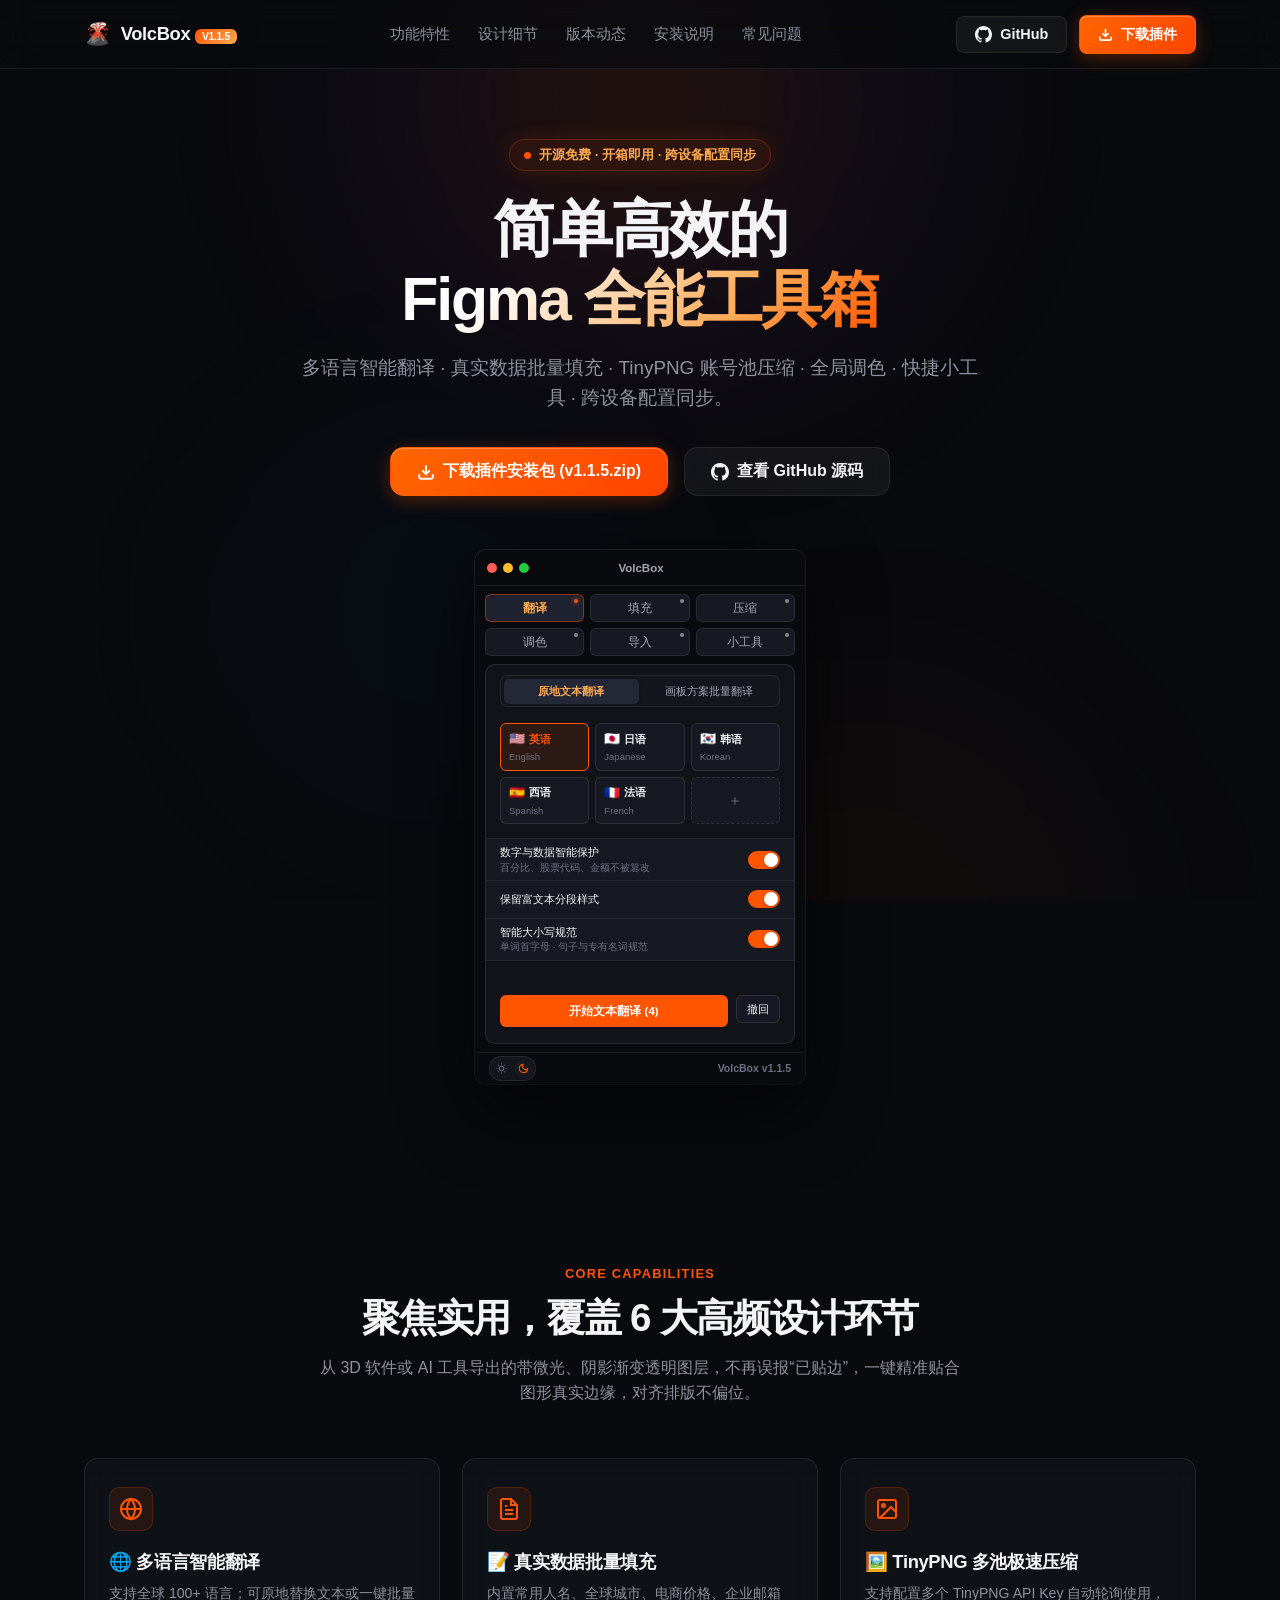
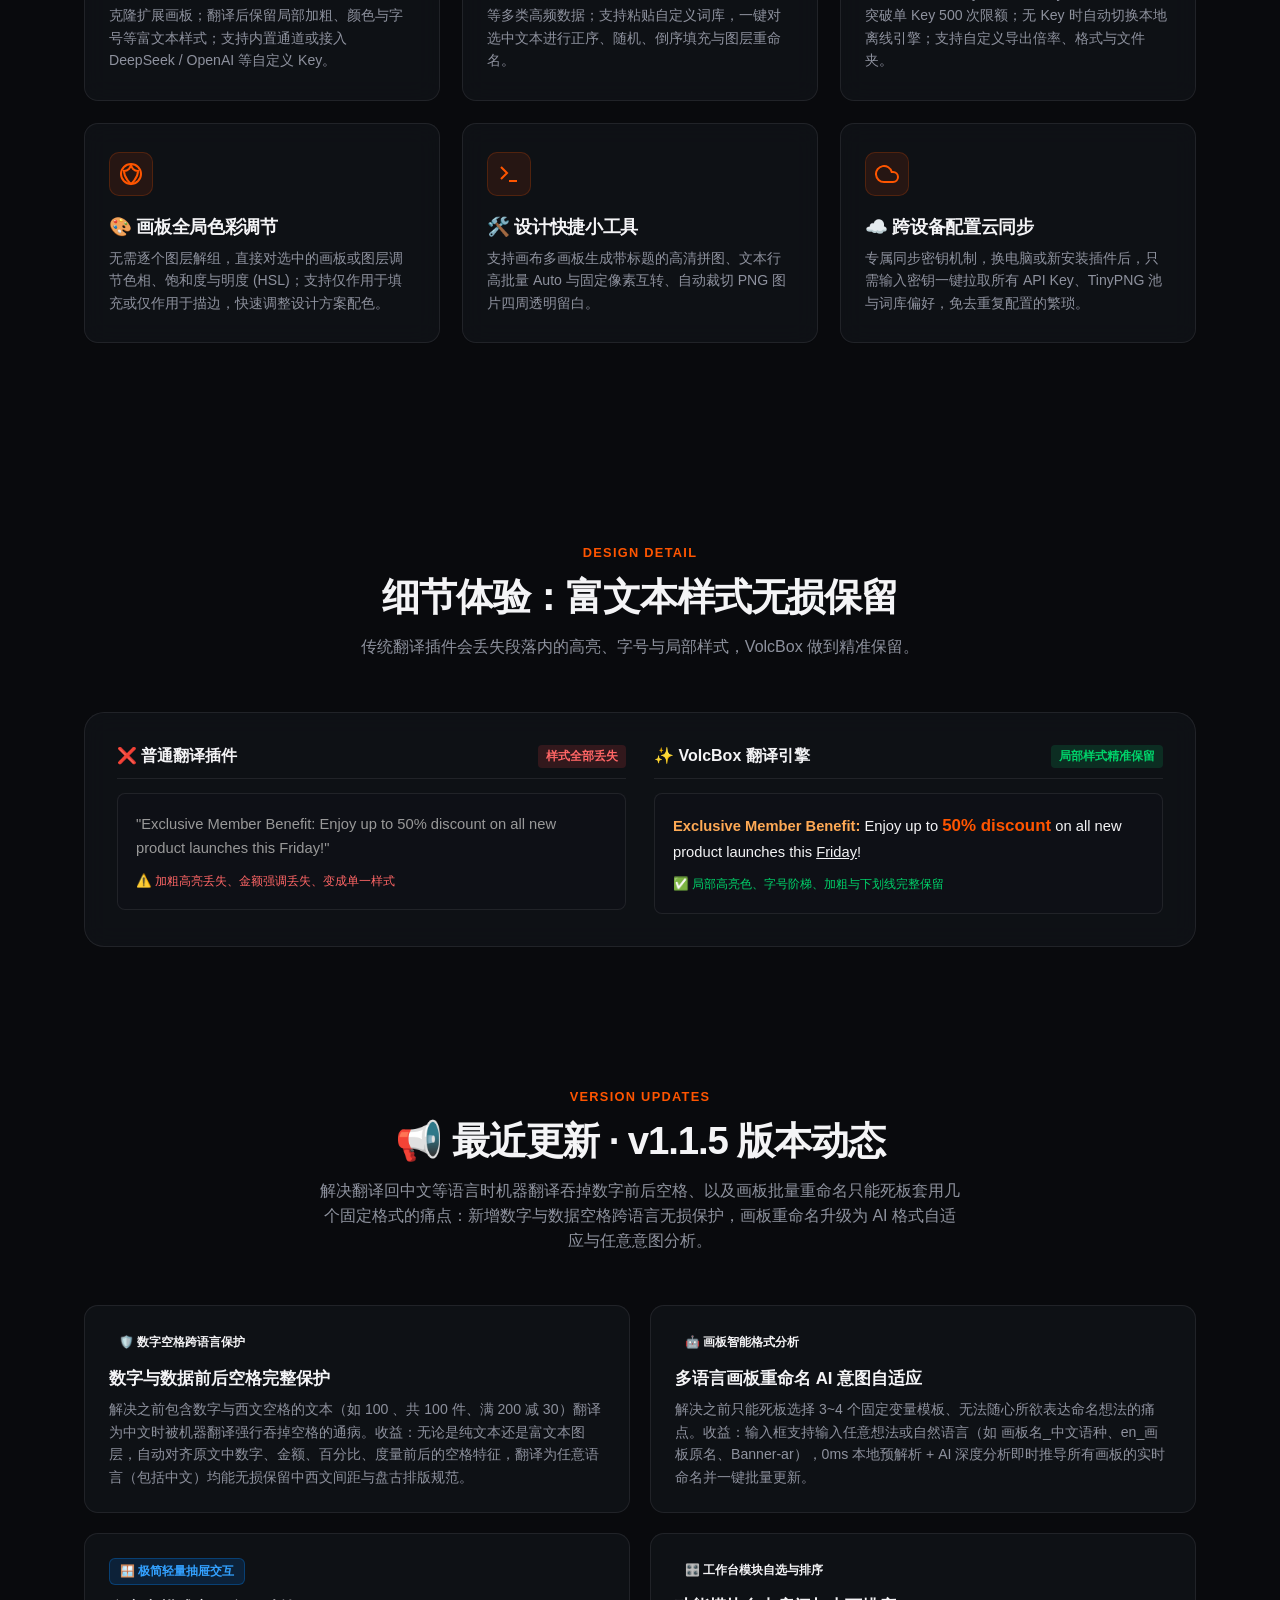
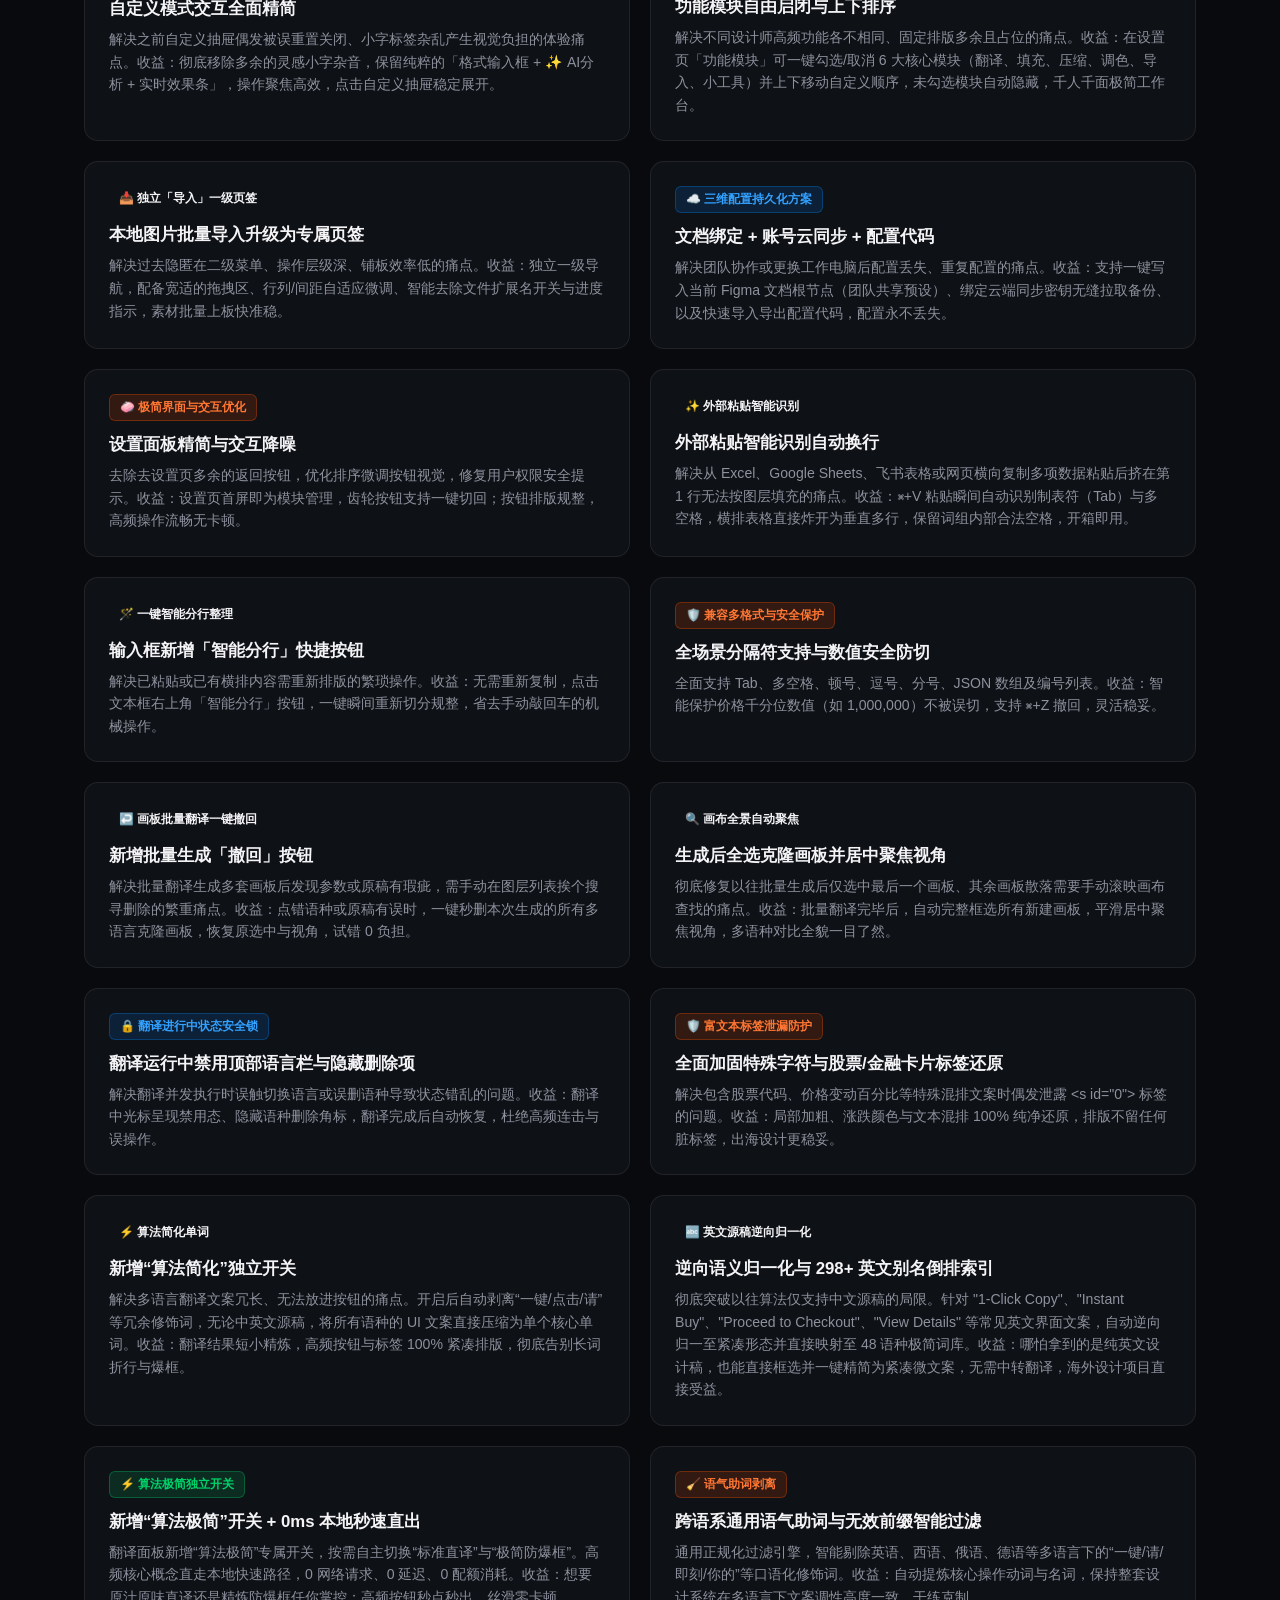
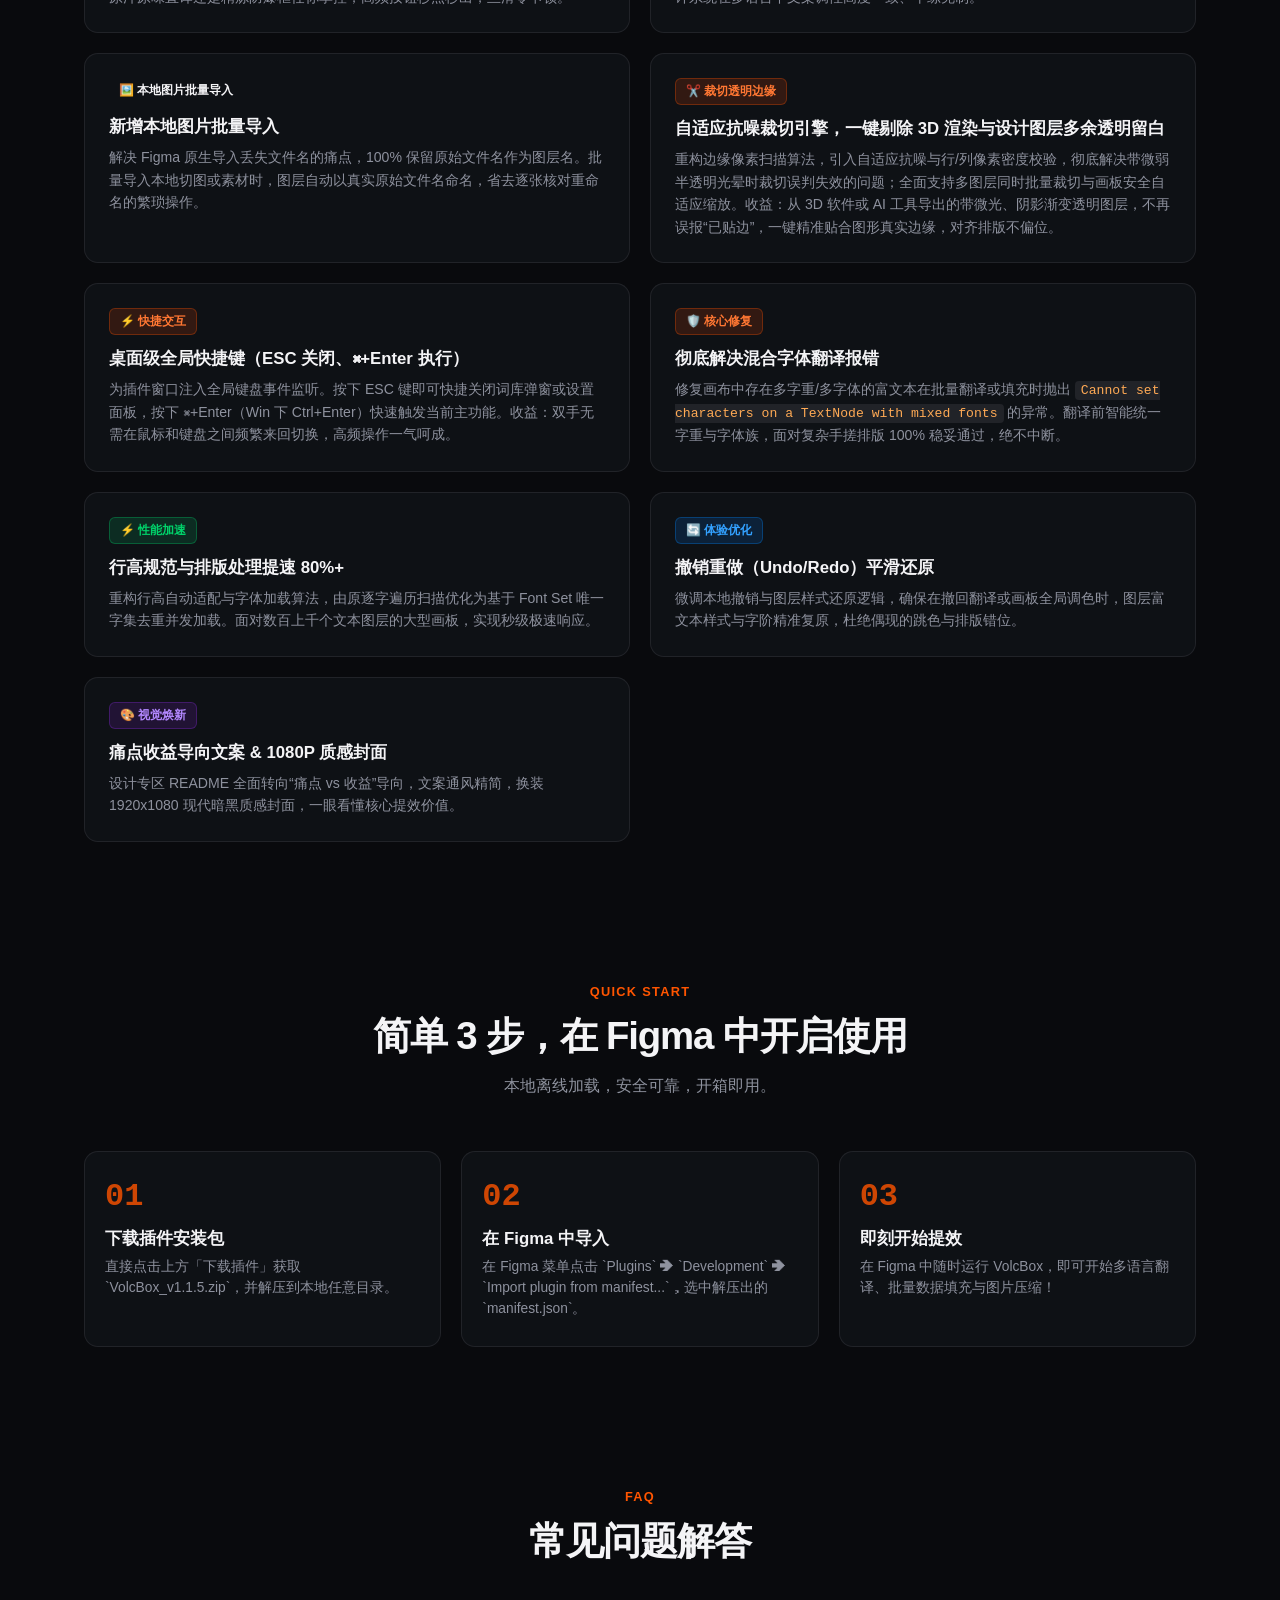
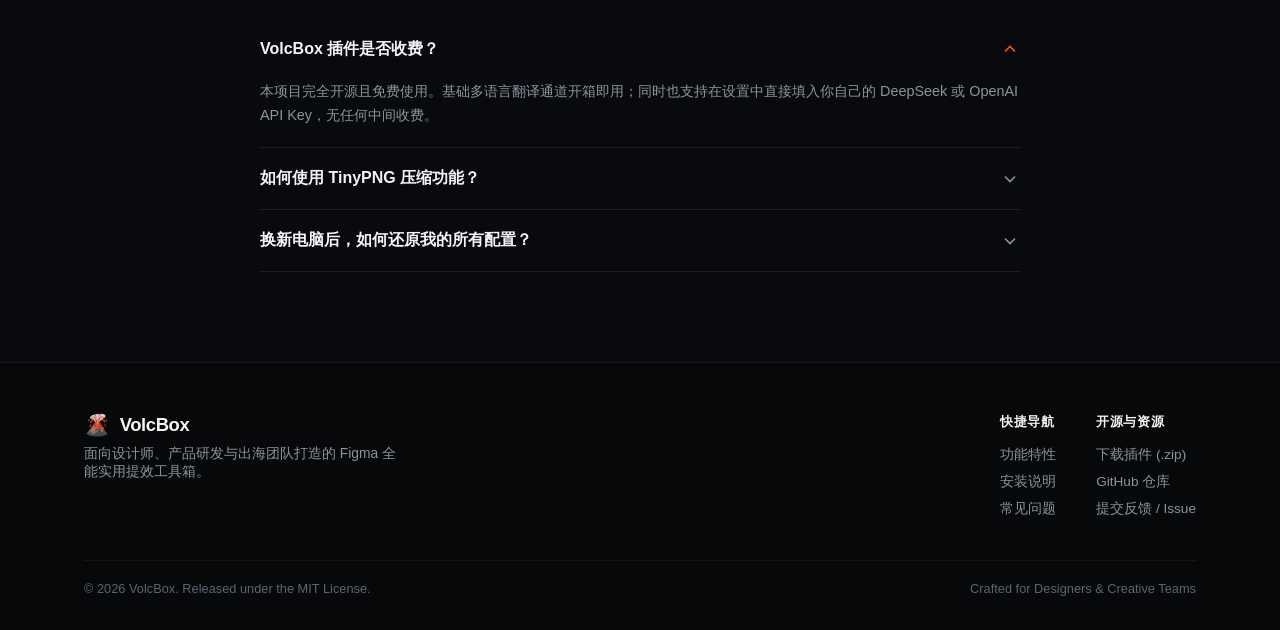
<file: website/index.html>
<!DOCTYPE html>
<html lang="zh-CN">
<head>
  <meta charset="UTF-8">
  <meta name="viewport" content="width=device-width, initial-scale=1.0">
  <title>VolcBox — 让设计与协同更高效的 Figma 全能实用工具箱</title>
  <meta name="description" content="面向现代设计师、产品研发与出海团队的 Figma 全能实用工具箱：多语言智能翻译、真实数据批量模拟、TinyPNG 极速压缩、画板全局调色、切图拼图与跨设备云配置同步。">
  <meta name="keywords" content="Figma, Figma Plugin, VolcBox, AI翻译, TinyPNG压缩, 出海设计, 数据模拟, Figma插件, 设计提效">
  
  <!-- Open Graph / Meta -->
  <meta property="og:type" content="website">
  <meta property="og:title" content="VolcBox — 让设计与协同更高效的 Figma 全能实用工具箱">
  <meta property="og:description" content="多语言翻译 · 真实数据填充 · TinyPNG 压缩 · 画板调色 · 快捷小工具 · 跨设备配置同步">

  <!-- Favicon -->
  <link rel="icon" href="data:image/svg+xml,<svg xmlns=%22http://www.w3.org/2000/svg%22 viewBox=%220 0 100 100%22><text y=%22.9em%22 font-size=%2290%22>🌋</text></svg>">
  
  <!-- Stylesheet -->
  <link rel="stylesheet" href="style.css">
</head>
<body>

  <!-- Ambient Light Orbs -->
  <div class="ambient-glow">
    <div class="glow-orb-1"></div>
    <div class="glow-orb-2"></div>
    <div class="glow-orb-3"></div>
  </div>

  <!-- Navigation Bar -->
  <header class="navbar">
    <div class="container navbar-inner">
      <a href="#" class="logo-link">
        <span style="font-size: 1.35rem;">🌋</span>
        <span>VolcBox <span class="logo-badge">v1.1.5</span></span>
      </a>

      <nav>
        <ul class="nav-links">
          <li><a href="#features" class="nav-link">功能特性</a></li>
          <li><a href="#showcase" class="nav-link">设计细节</a></li>
          <li><a href="#changelog" class="nav-link">版本动态</a></li>
          <li><a href="#install" class="nav-link">安装说明</a></li>
          <li><a href="#faq" class="nav-link">常见问题</a></li>
        </ul>
      </nav>

      <div class="nav-actions">
        <a href="https://github.com/walkyufeng-hue/Figma-VolcBox" target="_blank" class="btn btn-secondary" title="前往 GitHub 仓库">
          <svg width="17" height="17" viewBox="0 0 24 24" fill="currentColor"><path d="M12 0C5.37 0 0 5.37 0 12c0 5.31 3.435 9.795 8.205 11.385.6.105.825-.255.825-.57 0-.285-.015-1.23-.015-2.235-3.015.555-3.795-.735-4.035-1.41-.135-.345-.72-1.41-1.23-1.695-.42-.225-1.02-.78-.015-.795.945-.015 1.62.87 1.845 1.23 1.08 1.815 2.805 1.305 3.495.99.105-.78.42-1.305.765-1.605-2.67-.3-5.46-1.335-5.46-5.925 0-1.305.465-2.385 1.23-3.225-.12-.3-.54-1.53.12-3.18 0 0 1.005-.315 3.3 1.23.96-.27 1.98-.405 3-.405s2.04.135 3 .405c2.295-1.56 3.3-1.23 3.3-1.23.66 1.65.24 2.88.12 3.18.765.84 1.23 1.905 1.23 3.225 0 4.605-2.805 5.625-5.475 5.925.435.375.81 1.095.81 2.22 0 1.605-.015 2.895-.015 3.3 0 .315.225.69.825.57A12.02 12.02 0 0024 12c0-6.63-5.37-12-12-12z"/></svg>
          <span>GitHub</span>
        </a>
        <a href="VolcBox_v1.1.5.zip" download="VolcBox_v1.1.5.zip" class="btn btn-primary" title="直接下载插件安装包">
          <svg width="15" height="15" viewBox="0 0 24 24" fill="none" stroke="currentColor" stroke-width="2.5"><path d="M21 15v4a2 2 0 0 1-2 2H5a2 2 0 0 1-2-2v-4M7 10l5 5 5-5M12 15V3"/></svg>
          <span>下载插件</span>
        </a>
      </div>
    </div>
  </header>

  <!-- Hero Section -->
  <section class="hero-section">
    <div class="container">
      <div class="hero-pill">
        <span class="pulse-dot"></span>
        <span>开源免费 · 开箱即用 · 跨设备配置同步</span>
      </div>

      <h1 class="hero-title">
        简单高效的<br>
        <span class="gradient-text">Figma 全能工具箱</span>
      </h1>

      <p class="hero-subtitle">
        多语言智能翻译 · 真实数据批量填充 · TinyPNG 账号池压缩 · 全局调色 · 快捷小工具 · 跨设备配置同步。
      </p>

      <div class="hero-cta-group">
        <a href="VolcBox_v1.1.5.zip" download="VolcBox_v1.1.5.zip" class="btn btn-primary btn-lg">
          <svg width="18" height="18" viewBox="0 0 24 24" fill="none" stroke="currentColor" stroke-width="2.5"><path d="M21 15v4a2 2 0 0 1-2 2H5a2 2 0 0 1-2-2v-4M7 10l5 5 5-5M12 15V3"/></svg>
          <span>下载插件安装包 (v1.1.5.zip)</span>
        </a>
        <a href="https://github.com/walkyufeng-hue/Figma-VolcBox" target="_blank" class="btn btn-secondary btn-lg">
          <svg width="18" height="18" viewBox="0 0 24 24" fill="currentColor"><path d="M12 0C5.37 0 0 5.37 0 12c0 5.31 3.435 9.795 8.205 11.385.6.105.825-.255.825-.57 0-.285-.015-1.23-.015-2.235-3.015.555-3.795-.735-4.035-1.41-.135-.345-.72-1.41-1.23-1.695-.42-.225-1.02-.78-.015-.795.945-.015 1.62.87 1.845 1.23 1.08 1.815 2.805 1.305 3.495.99.105-.78.42-1.305.765-1.605-2.67-.3-5.46-1.335-5.46-5.925 0-1.305.465-2.385 1.23-3.225-.12-.3-.54-1.53.12-3.18 0 0 1.005-.315 3.3 1.23.96-.27 1.98-.405 3-.405s2.04.135 3 .405c2.295-1.56 3.3-1.23 3.3-1.23.66 1.65.24 2.88.12 3.18.765.84 1.23 1.905 1.23 3.225 0 4.605-2.805 5.625-5.475 5.925.435.375.81 1.095.81 2.22 0 1.605-.015 2.895-.015 3.3 0 .315.225.69.825.57A12.02 12.02 0 0024 12c0-6.63-5.37-12-12-12z"/></svg>
          <span>查看 GitHub 源码</span>
        </a>
      </div>

      <!-- Real Figma Plugin Interactive Simulator -->
      <div class="plugin-mockup-wrapper">
        <div class="plugin-mockup theme-dark" id="plugin-simulator">
          <!-- Plugin Window Header -->
          <div class="plugin-window-header">
            <div class="plugin-window-dots">
              <span class="window-dot dot-red"></span>
              <span class="window-dot dot-yellow"></span>
              <span class="window-dot dot-green"></span>
            </div>
            <div class="plugin-window-title">VolcBox</div>
            <div style="width: 40px;"></div>
          </div>

          <!-- Top Mode Keypad (2x3 Grid) -->
          <nav class="mockup-keypad" id="mockup-keypad">
            <button class="mockup-key active" data-tab="translate" onclick="setMockupTab('translate')">
              <span class="mockup-led"></span>
              <span>翻译</span>
            </button>
            <button class="mockup-key" data-tab="fill" onclick="setMockupTab('fill')">
              <span class="mockup-led"></span>
              <span>填充</span>
            </button>
            <button class="mockup-key" data-tab="compress" onclick="setMockupTab('compress')">
              <span class="mockup-led"></span>
              <span>压缩</span>
            </button>
            <button class="mockup-key" data-tab="color" onclick="setMockupTab('color')">
              <span class="mockup-led"></span>
              <span>调色</span>
            </button>
            <button class="mockup-key" data-tab="import" onclick="setMockupTab('import')">
              <span class="mockup-led"></span>
              <span>导入</span>
            </button>
            <button class="mockup-key" data-tab="tools" onclick="setMockupTab('tools')">
              <span class="mockup-led"></span>
              <span>小工具</span>
            </button>
          </nav>

          <!-- Main Deck Container -->
          <main class="mockup-deck-container">
            <div class="mockup-scroll-area" id="mockup-view-content">
              <!-- Live content rendered by main.js -->
            </div>
          </main>

          <!-- Bottom Chassis Bar -->
          <footer class="mockup-bottom-bar">
            <div class="mockup-theme-switcher">
              <button class="mockup-theme-btn" id="mockup-theme-light" onclick="setMockupTheme('light')" title="浅色模式">
                <svg width="11" height="11" viewBox="0 0 24 24" fill="none" stroke="currentColor" stroke-width="2.2"><circle cx="12" cy="12" r="5"></circle><line x1="12" y1="1" x2="12" y2="3"></line><line x1="12" y1="21" x2="12" y2="23"></line><line x1="4.22" y1="4.22" x2="5.64" y2="5.64"></line><line x1="18.36" y1="18.36" x2="19.78" y2="19.78"></line><line x1="1" y1="12" x2="3" y2="12"></line><line x1="21" y1="12" x2="23" y2="12"></line><line x1="4.22" y1="19.78" x2="5.64" y2="18.36"></line><line x1="18.36" y1="5.64" x2="19.78" y2="4.22"></line></svg>
              </button>
              <button class="mockup-theme-btn active" id="mockup-theme-dark" onclick="setMockupTheme('dark')" title="深色模式">
                <svg width="11" height="11" viewBox="0 0 24 24" fill="none" stroke="currentColor" stroke-width="2.2"><path d="M21 12.79A9 9 0 1 1 11.21 3 7 7 0 0 0 21 12.79z"></path></svg>
              </button>
            </div>
            <div class="mockup-brand">VolcBox <span id="plugin-version">v1.1.5</span></div>
          </footer>
        </div>
      </div>
    </div>
  </section>

  <!-- Core Features Grid -->
  <section id="features" style="padding: 90px 0 60px;">
    <div class="container">
      <div class="section-header">
        <span class="section-tag">Core Capabilities</span>
        <h2 class="section-title">聚焦实用，覆盖 6 大高频设计环节</h2>
        <p class="section-desc">从 3D 软件或 AI 工具导出的带微光、阴影渐变透明图层，不再误报“已贴边”，一键精准贴合图形真实边缘，对齐排版不偏位。</p>
      </div>

      <div class="features-grid">
        <!-- Card 1 -->
        <div class="feature-card">
          <div class="feature-icon-wrapper">
            <svg width="24" height="24" viewBox="0 0 24 24" fill="none" stroke="currentColor" stroke-width="2"><circle cx="12" cy="12" r="10"></circle><line x1="2" y1="12" x2="22" y2="12"></line><path d="M12 2a15.3 15.3 0 0 1 4 10 15.3 15.3 0 0 1-4 10 15.3 15.3 0 0 1-4-10 15.3 15.3 0 0 1 4-10z"></path></svg>
          </div>
          <h3 class="feature-title">🌐 多语言智能翻译</h3>
          <p class="feature-description">
            支持全球 100+ 语言；可原地替换文本或一键批量克隆扩展画板；翻译后保留局部加粗、颜色与字号等富文本样式；支持内置通道或接入 DeepSeek / OpenAI 等自定义 Key。
          </p>
        </div>

        <!-- Card 2 -->
        <div class="feature-card">
          <div class="feature-icon-wrapper">
            <svg width="24" height="24" viewBox="0 0 24 24" fill="none" stroke="currentColor" stroke-width="2"><path d="M14 2H6a2 2 0 0 0-2 2v16a2 2 0 0 0 2 2h12a2 2 0 0 0 2-2V8z"></path><polyline points="14 2 14 8 20 8"></polyline><line x1="16" y1="13" x2="8" y2="13"></line><line x1="16" y1="17" x2="8" y2="17"></line><polyline points="10 9 9 9 8 9"></polyline></svg>
          </div>
          <h3 class="feature-title">📝 真实数据批量填充</h3>
          <p class="feature-description">
            内置常用人名、全球城市、电商价格、企业邮箱等多类高频数据；支持粘贴自定义词库，一键对选中文本进行正序、随机、倒序填充与图层重命名。
          </p>
        </div>

        <!-- Card 3 -->
        <div class="feature-card">
          <div class="feature-icon-wrapper">
            <svg width="24" height="24" viewBox="0 0 24 24" fill="none" stroke="currentColor" stroke-width="2"><rect x="3" y="3" width="18" height="18" rx="2" ry="2"></rect><circle cx="8.5" cy="8.5" r="1.5"></circle><polyline points="21 15 16 10 5 21"></polyline></svg>
          </div>
          <h3 class="feature-title">🖼️ TinyPNG 多池极速压缩</h3>
          <p class="feature-description">
            支持配置多个 TinyPNG API Key 自动轮询使用，突破单 Key 500 次限额；无 Key 时自动切换本地离线引擎；支持自定义导出倍率、格式与文件夹。
          </p>
        </div>

        <!-- Card 4 -->
        <div class="feature-card">
          <div class="feature-icon-wrapper">
            <svg width="24" height="24" viewBox="0 0 24 24" fill="none" stroke="currentColor" stroke-width="2"><circle cx="12" cy="12" r="10"></circle><path d="M12 2a7 7 0 0 0 7 7c0 7-7 13-7 13s-7-6-7-13a7 7 0 0 0 7-7z"></path></svg>
          </div>
          <h3 class="feature-title">🎨 画板全局色彩调节</h3>
          <p class="feature-description">
            无需逐个图层解组，直接对选中的画板或图层调节色相、饱和度与明度 (HSL)；支持仅作用于填充或仅作用于描边，快速调整设计方案配色。
          </p>
        </div>

        <!-- Card 5 -->
        <div class="feature-card">
          <div class="feature-icon-wrapper">
            <svg width="24" height="24" viewBox="0 0 24 24" fill="none" stroke="currentColor" stroke-width="2"><polyline points="4 17 10 11 4 5"></polyline><line x1="12" y1="19" x2="20" y2="19"></line></svg>
          </div>
          <h3 class="feature-title">🛠️ 设计快捷小工具</h3>
          <p class="feature-description">
            支持画布多画板生成带标题的高清拼图、文本行高批量 Auto 与固定像素互转、自动裁切 PNG 图片四周透明留白。
          </p>
        </div>

        <!-- Card 6 -->
        <div class="feature-card">
          <div class="feature-icon-wrapper">
            <svg width="24" height="24" viewBox="0 0 24 24" fill="none" stroke="currentColor" stroke-width="2"><path d="M18 10h-1.26A8 8 0 1 0 9 20h9a5 5 0 0 0 0-10z"></path></svg>
          </div>
          <h3 class="feature-title">☁️ 跨设备配置云同步</h3>
          <p class="feature-description">
            专属同步密钥机制，换电脑或新安装插件后，只需输入密钥一键拉取所有 API Key、TinyPNG 池与词库偏好，免去重复配置的繁琐。
          </p>
        </div>
      </div>
    </div>
  </section>

  <!-- Showcase & Comparison Section -->
  <section id="showcase" class="comparison-section">
    <div class="container">
      <div class="section-header">
        <span class="section-tag">Design Detail</span>
        <h2 class="section-title">细节体验：富文本样式无损保留</h2>
        <p class="section-desc">传统翻译插件会丢失段落内的高亮、字号与局部样式，VolcBox 做到精准保留。</p>
      </div>

      <div class="comparison-box">
        <div>
          <div class="compare-col-header">
            <strong>❌ 普通翻译插件</strong>
            <span class="compare-badge badge-bad">样式全部丢失</span>
          </div>
          <div class="compare-card" style="color: #999;">
            "Exclusive Member Benefit: Enjoy up to 50% discount on all new product launches this Friday!"
            <div style="font-size: 0.78rem; color: #ff6666; margin-top: 10px;">⚠️ 加粗高亮丢失、金额强调丢失、变成单一样式</div>
          </div>
        </div>

        <div>
          <div class="compare-col-header">
            <strong>✨ VolcBox 翻译引擎</strong>
            <span class="compare-badge badge-good">局部样式精准保留</span>
          </div>
          <div class="compare-card">
            <span style="color: #FFAA55; font-weight: 700;">Exclusive Member Benefit:</span> Enjoy up to <span style="color: #FF5500; font-weight: 800; font-size: 1.15em;">50% discount</span> on all new product launches this <span style="text-decoration: underline;">Friday</span>!
            <div style="font-size: 0.78rem; color: #00D26A; margin-top: 10px;">✅ 局部高亮色、字号阶梯、加粗与下划线完整保留</div>
          </div>
        </div>
      </div>
    </div>
  </section>

  <!-- Version Updates / Changelog Section -->
  <section id="changelog" class="changelog-section">
    <div class="container">
      <div class="section-header">
        <span class="section-tag">Version Updates</span>
        <h2 class="section-title">📢 最近更新 · v1.1.5 版本动态</h2>
        <p class="section-desc">解决翻译回中文等语言时机器翻译吞掉数字前后空格、以及画板批量重命名只能死板套用几个固定格式的痛点：新增数字与数据空格跨语言无损保护，画板重命名升级为 AI 格式自适应与任意意图分析。</p>
      </div>

      <div class="changelog-grid">
        <div class="changelog-card">
          <div class="changelog-badge badge-feature">🛡️ 数字空格跨语言保护</div>
          <h3 class="changelog-title">数字与数据前后空格完整保护</h3>
          <p class="changelog-desc">解决之前包含数字与西文空格的文本（如 100 、共 100 件、满 200 减 30）翻译为中文时被机器翻译强行吞掉空格的通病。收益：无论是纯文本还是富文本图层，自动对齐原文中数字、金额、百分比、度量前后的空格特征，翻译为任意语言（包括中文）均能无损保留中西文间距与盘古排版规范。</p>
        </div>

        <div class="changelog-card">
          <div class="changelog-badge badge-feature">🤖 画板智能格式分析</div>
          <h3 class="changelog-title">多语言画板重命名 AI 意图自适应</h3>
          <p class="changelog-desc">解决之前只能死板选择 3~4 个固定变量模板、无法随心所欲表达命名想法的痛点。收益：输入框支持输入任意想法或自然语言（如 画板名_中文语种、en_画板原名、Banner-ar），0ms 本地预解析 + AI 深度分析即时推导所有画板的实时命名并一键批量更新。</p>
        </div>

        <div class="changelog-card">
          <div class="changelog-badge badge-opt">🪟 极简轻量抽屉交互</div>
          <h3 class="changelog-title">自定义模式交互全面精简</h3>
          <p class="changelog-desc">解决之前自定义抽屉偶发被误重置关闭、小字标签杂乱产生视觉负担的体验痛点。收益：彻底移除多余的灵感小字杂音，保留纯粹的「格式输入框 + ✨ AI分析 + 实时效果条」，操作聚焦高效，点击自定义抽屉稳定展开。</p>
        </div>
        <div class="changelog-card">
          <div class="changelog-badge badge-feature">🎛️ 工作台模块自选与排序</div>
          <h3 class="changelog-title">功能模块自由启闭与上下排序</h3>
          <p class="changelog-desc">解决不同设计师高频功能各不相同、固定排版多余且占位的痛点。收益：在设置页「功能模块」可一键勾选/取消 6 大核心模块（翻译、填充、压缩、调色、导入、小工具）并上下移动自定义顺序，未勾选模块自动隐藏，千人千面极简工作台。</p>
        </div>

        <div class="changelog-card">
          <div class="changelog-badge badge-feature">📥 独立「导入」一级页签</div>
          <h3 class="changelog-title">本地图片批量导入升级为专属页签</h3>
          <p class="changelog-desc">解决过去隐匿在二级菜单、操作层级深、铺板效率低的痛点。收益：独立一级导航，配备宽适的拖拽区、行列/间距自适应微调、智能去除文件扩展名开关与进度指示，素材批量上板快准稳。</p>
        </div>

        <div class="changelog-card">
          <div class="changelog-badge badge-opt">☁️ 三维配置持久化方案</div>
          <h3 class="changelog-title">文档绑定 + 账号云同步 + 配置代码</h3>
          <p class="changelog-desc">解决团队协作或更换工作电脑后配置丢失、重复配置的痛点。收益：支持一键写入当前 Figma 文档根节点（团队共享预设）、绑定云端同步密钥无缝拉取备份、以及快速导入导出配置代码，配置永不丢失。</p>
        </div>

        <div class="changelog-card">
          <div class="changelog-badge badge-fix">🧼 极简界面与交互优化</div>
          <h3 class="changelog-title">设置面板精简与交互降噪</h3>
          <p class="changelog-desc">去除去设置页多余的返回按钮，优化排序微调按钮视觉，修复用户权限安全提示。收益：设置页首屏即为模块管理，齿轮按钮支持一键切回；按钮排版规整，高频操作流畅无卡顿。</p>
        </div>
        <div class="changelog-card">
          <div class="changelog-badge badge-feature">✨ 外部粘贴智能识别</div>
          <h3 class="changelog-title">外部粘贴智能识别自动换行</h3>
          <p class="changelog-desc">解决从 Excel、Google Sheets、飞书表格或网页横向复制多项数据粘贴后挤在第 1 行无法按图层填充的痛点。收益：⌘+V 粘贴瞬间自动识别制表符（Tab）与多空格，横排表格直接炸开为垂直多行，保留词组内部合法空格，开箱即用。</p>
        </div>

        <div class="changelog-card">
          <div class="changelog-badge badge-feature">🪄 一键智能分行整理</div>
          <h3 class="changelog-title">输入框新增「智能分行」快捷按钮</h3>
          <p class="changelog-desc">解决已粘贴或已有横排内容需重新排版的繁琐操作。收益：无需重新复制，点击文本框右上角「智能分行」按钮，一键瞬间重新切分规整，省去手动敲回车的机械操作。</p>
        </div>

        <div class="changelog-card">
          <div class="changelog-badge badge-fix">🛡️ 兼容多格式与安全保护</div>
          <h3 class="changelog-title">全场景分隔符支持与数值安全防切</h3>
          <p class="changelog-desc">全面支持 Tab、多空格、顿号、逗号、分号、JSON 数组及编号列表。收益：智能保护价格千分位数值（如 1,000,000）不被误切，支持 ⌘+Z 撤回，灵活稳妥。</p>
        </div>

        <div class="changelog-card">
          <div class="changelog-badge badge-feature">↩️ 画板批量翻译一键撤回</div>
          <h3 class="changelog-title">新增批量生成「撤回」按钮</h3>
          <p class="changelog-desc">解决批量翻译生成多套画板后发现参数或原稿有瑕疵，需手动在图层列表挨个搜寻删除的繁重痛点。收益：点错语种或原稿有误时，一键秒删本次生成的所有多语言克隆画板，恢复原选中与视角，试错 0 负担。</p>
        </div>

        <div class="changelog-card">
          <div class="changelog-badge badge-feature">🔍 画布全景自动聚焦</div>
          <h3 class="changelog-title">生成后全选克隆画板并居中聚焦视角</h3>
          <p class="changelog-desc">彻底修复以往批量生成后仅选中最后一个画板、其余画板散落需要手动滚映画布查找的痛点。收益：批量翻译完毕后，自动完整框选所有新建画板，平滑居中聚焦视角，多语种对比全貌一目了然。</p>
        </div>

        <div class="changelog-card">
          <div class="changelog-badge badge-opt">🔒 翻译进行中状态安全锁</div>
          <h3 class="changelog-title">翻译运行中禁用顶部语言栏与隐藏删除项</h3>
          <p class="changelog-desc">解决翻译并发执行时误触切换语言或误删语种导致状态错乱的问题。收益：翻译中光标呈现禁用态、隐藏语种删除角标，翻译完成后自动恢复，杜绝高频连击与误操作。</p>
        </div>

        <div class="changelog-card">
          <div class="changelog-badge badge-fix">🛡️ 富文本标签泄漏防护</div>
          <h3 class="changelog-title">全面加固特殊字符与股票/金融卡片标签还原</h3>
          <p class="changelog-desc">解决包含股票代码、价格变动百分比等特殊混排文案时偶发泄露 &lt;s id="0"&gt; 标签的问题。收益：局部加粗、涨跌颜色与文本混排 100% 纯净还原，排版不留任何脏标签，出海设计更稳妥。</p>
        </div>

        <div class="changelog-card">
          <div class="changelog-badge badge-feature">⚡ 算法简化单词</div>
          <h3 class="changelog-title">新增“算法简化”独立开关</h3>
          <p class="changelog-desc">解决多语言翻译文案冗长、无法放进按钮的痛点。开启后自动剥离“一键/点击/请”等冗余修饰词，无论中英文源稿，将所有语种的 UI 文案直接压缩为单个核心单词。收益：翻译结果短小精炼，高频按钮与标签 100% 紧凑排版，彻底告别长词折行与爆框。</p>
        </div>

        <div class="changelog-card">
          <div class="changelog-badge badge-feature">🔤 英文源稿逆向归一化</div>
          <h3 class="changelog-title">逆向语义归一化与 298+ 英文别名倒排索引</h3>
          <p class="changelog-desc">彻底突破以往算法仅支持中文源稿的局限。针对 "1-Click Copy"、"Instant Buy"、"Proceed to Checkout"、"View Details" 等常见英文界面文案，自动逆向归一至紧凑形态并直接映射至 48 语种极简词库。收益：哪怕拿到的是纯英文设计稿，也能直接框选并一键精简为紧凑微文案，无需中转翻译，海外设计项目直接受益。</p>
        </div>

        <div class="changelog-card">
          <div class="changelog-badge badge-perf">⚡ 算法极简独立开关</div>
          <h3 class="changelog-title">新增“算法极简”开关 + 0ms 本地秒速直出</h3>
          <p class="changelog-desc">翻译面板新增“算法极简”专属开关，按需自主切换“标准直译”与“极简防爆框”。高频核心概念直走本地快速路径，0 网络请求、0 延迟、0 配额消耗。收益：想要原汁原味直译还是精炼防爆框任你掌控；高频按钮秒点秒出，丝滑零卡顿。</p>
        </div>

        <div class="changelog-card">
          <div class="changelog-badge badge-fix">🧹 语气助词剥离</div>
          <h3 class="changelog-title">跨语系通用语气助词与无效前缀智能过滤</h3>
          <p class="changelog-desc">通用正规化过滤引擎，智能剔除英语、西语、俄语、德语等多语言下的“一键/请/即刻/你的”等口语化修饰词。收益：自动提炼核心操作动词与名词，保持整套设计系统在多语言下文案调性高度一致、干练克制。</p>
        </div>

        <div class="changelog-card">
          <div class="changelog-badge badge-feature">🖼️ 本地图片批量导入</div>
          <h3 class="changelog-title">新增本地图片批量导入</h3>
          <p class="changelog-desc">解决 Figma 原生导入丢失文件名的痛点，100% 保留原始文件名作为图层名。批量导入本地切图或素材时，图层自动以真实原始文件名命名，省去逐张核对重命名的繁琐操作。</p>
        </div>

        <div class="changelog-card">
          <div class="changelog-badge badge-fix">✂️ 裁切透明边缘</div>
          <h3 class="changelog-title">自适应抗噪裁切引擎，一键剔除 3D 渲染与设计图层多余透明留白</h3>
          <p class="changelog-desc">重构边缘像素扫描算法，引入自适应抗噪与行/列像素密度校验，彻底解决带微弱半透明光晕时裁切误判失效的问题；全面支持多图层同时批量裁切与画板安全自适应缩放。收益：从 3D 软件或 AI 工具导出的带微光、阴影渐变透明图层，不再误报“已贴边”，一键精准贴合图形真实边缘，对齐排版不偏位。</p>
        </div>

        <div class="changelog-card">
          <div class="changelog-badge badge-fix">⚡ 快捷交互</div>
          <h3 class="changelog-title">桌面级全局快捷键（ESC 关闭、⌘+Enter 执行）</h3>
          <p class="changelog-desc">为插件窗口注入全局键盘事件监听。按下 ESC 键即可快捷关闭词库弹窗或设置面板，按下 ⌘+Enter（Win 下 Ctrl+Enter）快速触发当前主功能。收益：双手无需在鼠标和键盘之间频繁来回切换，高频操作一气呵成。</p>
        </div>

        <div class="changelog-card">
          <div class="changelog-badge badge-fix">🛡️ 核心修复</div>
          <h3 class="changelog-title">彻底解决混合字体翻译报错</h3>
          <p class="changelog-desc">
            修复画布中存在多字重/多字体的富文本在批量翻译或填充时抛出 <code>Cannot set characters on a TextNode with mixed fonts</code> 的异常。翻译前智能统一字重与字体族，面对复杂手搓排版 100% 稳妥通过，绝不中断。
          </p>
        </div>

        <div class="changelog-card">
          <div class="changelog-badge badge-perf">⚡ 性能加速</div>
          <h3 class="changelog-title">行高规范与排版处理提速 80%+</h3>
          <p class="changelog-desc">
            重构行高自动适配与字体加载算法，由原逐字遍历扫描优化为基于 Font Set 唯一字集去重并发加载。面对数百上千个文本图层的大型画板，实现秒级极速响应。
          </p>
        </div>

        <div class="changelog-card">
          <div class="changelog-badge badge-opt">🔄 体验优化</div>
          <h3 class="changelog-title">撤销重做（Undo/Redo）平滑还原</h3>
          <p class="changelog-desc">
            微调本地撤销与图层样式还原逻辑，确保在撤回翻译或画板全局调色时，图层富文本样式与字阶精准复原，杜绝偶现的跳色与排版错位。
          </p>
        </div>

        <div class="changelog-card">
          <div class="changelog-badge badge-docs">🎨 视觉焕新</div>
          <h3 class="changelog-title">痛点收益导向文案 & 1080P 质感封面</h3>
          <p class="changelog-desc">
            设计专区 README 全面转向“痛点 vs 收益”导向，文案通风精简，换装 1920x1080 现代暗黑质感封面，一眼看懂核心提效价值。
          </p>
        </div>
      </div>
    </div>
  </section>

  <!-- Installation Steps -->
  <section id="install" class="install-section">
    <div class="container">
      <div class="section-header">
        <span class="section-tag">Quick Start</span>
        <h2 class="section-title">简单 3 步，在 Figma 中开启使用</h2>
        <p class="section-desc">本地离线加载，安全可靠，开箱即用。</p>
      </div>

      <div class="steps-wrapper">
        <div class="step-card">
          <div class="step-num">01</div>
          <h3 class="step-title">下载插件安装包</h3>
          <p class="step-text">直接点击上方「下载插件」获取 `VolcBox_v1.1.5.zip`，并解压到本地任意目录。</p>
        </div>

        <div class="step-card">
          <div class="step-num">02</div>
          <h3 class="step-title">在 Figma 中导入</h3>
          <p class="step-text">在 Figma 菜单点击 `Plugins` ➔ `Development` ➔ `Import plugin from manifest...`，选中解压出的 `manifest.json`。</p>
        </div>

        <div class="step-card">
          <div class="step-num">03</div>
          <h3 class="step-title">即刻开始提效</h3>
          <p class="step-text">在 Figma 中随时运行 VolcBox，即可开始多语言翻译、批量数据填充与图片压缩！</p>
        </div>
      </div>
    </div>
  </section>

  <!-- FAQ Section -->
  <section id="faq" class="faq-section">
    <div class="container">
      <div class="section-header">
        <span class="section-tag">FAQ</span>
        <h2 class="section-title">常见问题解答</h2>
      </div>

      <div class="faq-list">
        <div class="faq-item active">
          <button class="faq-question" onclick="toggleFaq(this)">
            <span>VolcBox 插件是否收费？</span>
            <svg class="faq-icon" width="20" height="20" viewBox="0 0 24 24" fill="none" stroke="currentColor" stroke-width="2"><polyline points="6 9 12 15 18 9"></polyline></svg>
          </button>
          <div class="faq-answer">
            本项目完全开源且免费使用。基础多语言翻译通道开箱即用；同时也支持在设置中直接填入你自己的 DeepSeek 或 OpenAI API Key，无任何中间收费。
          </div>
        </div>

        <div class="faq-item">
          <button class="faq-question" onclick="toggleFaq(this)">
            <span>如何使用 TinyPNG 压缩功能？</span>
            <svg class="faq-icon" width="20" height="20" viewBox="0 0 24 24" fill="none" stroke="currentColor" stroke-width="2"><polyline points="6 9 12 15 18 9"></polyline></svg>
          </button>
          <div class="faq-answer">
            可在 tinypng.com/developers 免费获取 API Key（每个账号每月赠送 500 张额度）。在 VolcBox 中添加多个 Key 即可自动轮询；若不填 Key，插件会自动使用本地离线无损引擎完成导出。
          </div>
        </div>

        <div class="faq-item">
          <button class="faq-question" onclick="toggleFaq(this)">
            <span>换新电脑后，如何还原我的所有配置？</span>
            <svg class="faq-icon" width="20" height="20" viewBox="0 0 24 24" fill="none" stroke="currentColor" stroke-width="2"><polyline points="6 9 12 15 18 9"></polyline></svg>
          </button>
          <div class="faq-answer">
            在插件「设置」页面生成专属同步密钥（例如 `VB-XXXX-XXXX`）。在新电脑安装插件后，输入该密钥并点击「绑定并同步」，所有 API Key、TinyPNG 池与词库偏好将瞬间全部恢复。
          </div>
        </div>
      </div>
    </div>
  </section>

  <!-- Footer -->
  <footer class="footer">
    <div class="container">
      <div class="footer-top">
        <div class="footer-brand">
          <div class="logo-link">
            <span style="font-size: 1.3rem;">🌋</span>
            <span>VolcBox</span>
          </div>
          <p>面向设计师、产品研发与出海团队打造的 Figma 全能实用提效工具箱。</p>
        </div>

        <div class="footer-links">
          <div class="footer-col">
            <h4>快捷导航</h4>
            <ul>
              <li><a href="#features">功能特性</a></li>
              <li><a href="#install">安装说明</a></li>
              <li><a href="#faq">常见问题</a></li>
            </ul>
          </div>
          <div class="footer-col">
            <h4>开源与资源</h4>
            <ul>
              <li><a href="VolcBox_v1.1.5.zip" download="VolcBox_v1.1.5.zip">下载插件 (.zip)</a></li>
              <li><a href="https://github.com/walkyufeng-hue/Figma-VolcBox" target="_blank">GitHub 仓库</a></li>
              <li><a href="https://github.com/walkyufeng-hue/Figma-VolcBox/issues" target="_blank">提交反馈 / Issue</a></li>
            </ul>
          </div>
        </div>
      </div>

      <div class="footer-bottom">
        <div>© 2026 VolcBox. Released under the MIT License.</div>
        <div>Crafted for Designers & Creative Teams</div>
      </div>
    </div>
  </footer>

  <!-- Scripts -->
  <script src="main.js"></script>
</body>
</html>
</file>
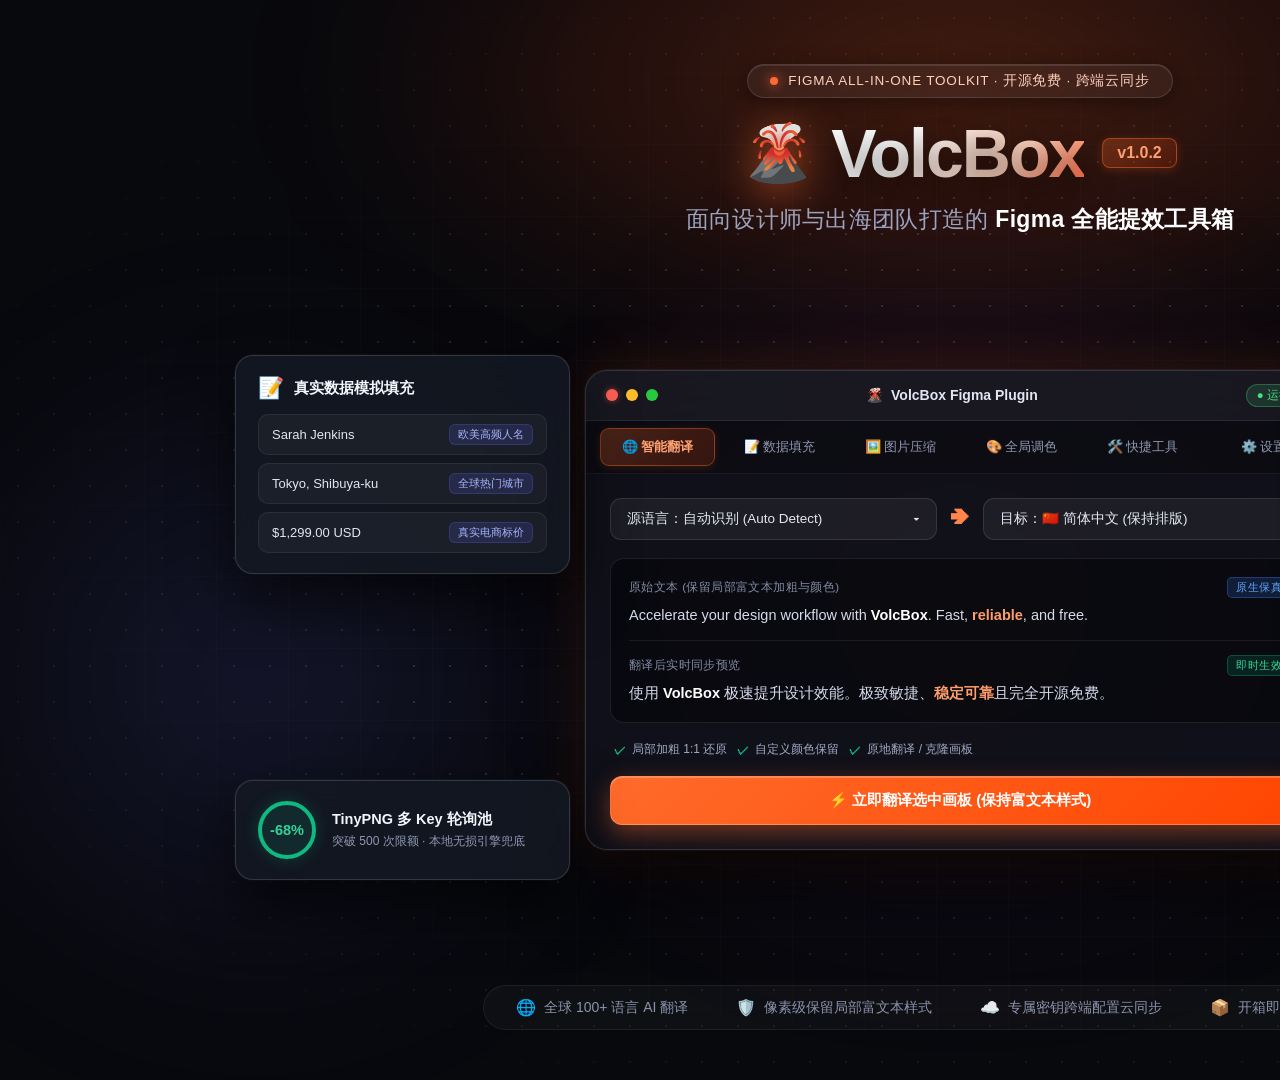
<file: community_assets/cover_template.html>
<!DOCTYPE html>
<html lang="zh-CN">
<head>
<meta charset="UTF-8">
<style>
  * { box-sizing: border-box; margin: 0; padding: 0; }
  body {
    width: 1920px;
    height: 1080px;
    overflow: hidden;
    background: #08090d;
    font-family: -apple-system, BlinkMacSystemFont, "SF Pro Display", "SF Pro Text", "Segoe UI", Roboto, "PingFang SC", "Hiragino Sans GB", "Microsoft YaHei", sans-serif;
    color: #fff;
    position: relative;
    display: flex;
    flex-direction: column;
    align-items: center;
    justify-content: space-between;
    padding: 64px 80px 50px;
  }

  /* Ambient Glows & Atmosphere */
  .glow-top {
    position: absolute;
    top: -180px;
    left: 50%;
    transform: translateX(-50%);
    width: 1200px;
    height: 520px;
    background: radial-gradient(ellipse at center, rgba(255, 95, 31, 0.28) 0%, rgba(255, 50, 0, 0.08) 55%, transparent 75%);
    filter: blur(80px);
    pointer-events: none;
    z-index: 0;
  }
  .glow-center {
    position: absolute;
    top: 50%;
    left: 50%;
    transform: translate(-50%, -40%);
    width: 900px;
    height: 600px;
    background: radial-gradient(circle, rgba(255, 107, 43, 0.14) 0%, rgba(120, 40, 200, 0.08) 45%, transparent 70%);
    filter: blur(90px);
    pointer-events: none;
    z-index: 0;
  }
  .glow-left {
    position: absolute;
    top: 300px;
    left: -120px;
    width: 750px;
    height: 750px;
    background: radial-gradient(circle, rgba(99, 102, 241, 0.16) 0%, transparent 65%);
    filter: blur(90px);
    pointer-events: none;
    z-index: 0;
  }
  .glow-right {
    position: absolute;
    top: 260px;
    right: -120px;
    width: 750px;
    height: 750px;
    background: radial-gradient(circle, rgba(244, 63, 94, 0.15) 0%, transparent 65%);
    filter: blur(90px);
    pointer-events: none;
    z-index: 0;
  }

  /* Grid & Subtle Dot Pattern */
  .grid-bg {
    position: absolute;
    inset: 0;
    background-image: 
      radial-gradient(rgba(255, 255, 255, 0.12) 1px, transparent 1px),
      linear-gradient(rgba(255, 255, 255, 0.02) 1px, transparent 1px),
      linear-gradient(90deg, rgba(255, 255, 255, 0.02) 1px, transparent 1px);
    background-size: 36px 36px, 72px 72px, 72px 72px;
    mask-image: radial-gradient(ellipse at 50% 50%, black 45%, transparent 85%);
    -webkit-mask-image: radial-gradient(ellipse at 50% 50%, black 45%, transparent 85%);
    z-index: 0;
  }

  /* Header Section */
  .header {
    text-align: center;
    z-index: 2;
    display: flex;
    flex-direction: column;
    align-items: center;
  }

  .badge-pill {
    display: inline-flex;
    align-items: center;
    gap: 10px;
    padding: 7px 22px;
    background: rgba(255, 255, 255, 0.05);
    border: 1px solid rgba(255, 255, 255, 0.12);
    border-radius: 999px;
    font-size: 13.5px;
    font-weight: 500;
    color: #ffcfba;
    letter-spacing: 0.8px;
    box-shadow: 0 4px 20px rgba(0, 0, 0, 0.4), inset 0 1px 0 rgba(255, 255, 255, 0.1);
    margin-bottom: 16px;
    backdrop-filter: blur(10px);
  }
  .badge-pill .dot {
    width: 8px;
    height: 8px;
    border-radius: 50%;
    background: #ff6838;
    box-shadow: 0 0 12px #ff6838;
  }

  .title-row {
    display: flex;
    align-items: center;
    gap: 18px;
    margin-bottom: 12px;
  }
  .brand-logo {
    font-size: 56px;
    filter: drop-shadow(0 6px 20px rgba(255, 107, 43, 0.6));
    line-height: 1;
  }
  .brand-title {
    font-size: 68px;
    font-weight: 850;
    letter-spacing: -2px;
    background: linear-gradient(135deg, #ffffff 30%, #ffd0ba 70%, #ff6238 100%);
    -webkit-background-clip: text;
    -webkit-text-fill-color: transparent;
    text-shadow: 0 10px 30px rgba(0,0,0,0.5);
  }
  .version-chip {
    font-size: 16px;
    font-weight: 700;
    padding: 5px 14px;
    background: linear-gradient(135deg, rgba(255, 107, 43, 0.28), rgba(255, 60, 0, 0.16));
    border: 1px solid rgba(255, 107, 43, 0.45);
    color: #ff9e70;
    border-radius: 8px;
    box-shadow: 0 2px 10px rgba(255, 107, 43, 0.2);
  }

  .subtitle {
    font-size: 23px;
    color: #9ba3be;
    font-weight: 400;
    letter-spacing: 0.3px;
  }
  .subtitle strong {
    color: #ffffff;
    font-weight: 600;
  }

  /* Center Showcase Container */
  .showcase {
    position: relative;
    width: 100%;
    max-width: 1540px;
    height: 610px;
    display: flex;
    align-items: center;
    justify-content: center;
    z-index: 2;
  }

  /* Main Plugin Window */
  .plugin-window {
    width: 750px;
    background: rgba(16, 18, 27, 0.88);
    border: 1px solid rgba(255, 255, 255, 0.16);
    backdrop-filter: blur(35px);
    -webkit-backdrop-filter: blur(35px);
    border-radius: 22px;
    box-shadow: 
      0 35px 90px -15px rgba(0, 0, 0, 0.9),
      0 0 0 1px rgba(255, 255, 255, 0.06),
      0 0 60px rgba(255, 98, 36, 0.18);
    overflow: hidden;
    z-index: 5;
    position: relative;
  }

  .window-topbar {
    height: 50px;
    background: rgba(255, 255, 255, 0.035);
    border-bottom: 1px solid rgba(255, 255, 255, 0.08);
    display: flex;
    align-items: center;
    justify-content: space-between;
    padding: 0 20px;
  }
  .traffic-lights {
    display: flex;
    gap: 8px;
  }
  .traffic-lights span {
    width: 12px;
    height: 12px;
    border-radius: 50%;
  }
  .light-r { background: #ff5f56; box-shadow: 0 0 6px rgba(255, 95, 86, 0.5); }
  .light-y { background: #ffbd2e; }
  .light-g { background: #27c93f; }

  .window-title {
    font-size: 14px;
    font-weight: 600;
    color: #e2e6f2;
    display: flex;
    align-items: center;
    gap: 8px;
  }
  .window-status {
    font-size: 11.5px;
    color: #4ade80;
    background: rgba(74, 222, 128, 0.14);
    border: 1px solid rgba(74, 222, 128, 0.3);
    padding: 3px 10px;
    border-radius: 999px;
    font-weight: 500;
  }

  /* Window Nav Tabs */
  .window-tabs {
    display: flex;
    background: rgba(0, 0, 0, 0.25);
    padding: 7px 14px;
    border-bottom: 1px solid rgba(255, 255, 255, 0.06);
    gap: 8px;
  }
  .tab-item {
    flex: 1;
    padding: 9px 6px;
    text-align: center;
    font-size: 13px;
    font-weight: 500;
    color: #8f97b0;
    border-radius: 9px;
    transition: all 0.2s;
    display: flex;
    align-items: center;
    justify-content: center;
    gap: 6px;
  }
  .tab-item.active {
    background: linear-gradient(135deg, rgba(255, 107, 43, 0.26), rgba(255, 70, 0, 0.16));
    color: #ffa173;
    border: 1px solid rgba(255, 107, 43, 0.4);
    font-weight: 600;
    box-shadow: 0 2px 8px rgba(255, 107, 43, 0.15);
  }

  /* Window Body */
  .window-body {
    padding: 24px;
    display: flex;
    flex-direction: column;
    gap: 18px;
  }

  .lang-selector-row {
    display: flex;
    align-items: center;
    justify-content: space-between;
    gap: 14px;
  }
  .lang-pill {
    flex: 1;
    background: rgba(255, 255, 255, 0.055);
    border: 1px solid rgba(255, 255, 255, 0.11);
    border-radius: 11px;
    padding: 11px 16px;
    display: flex;
    align-items: center;
    justify-content: space-between;
    font-size: 13.5px;
    color: #e5e9f5;
  }
  .swap-icon {
    color: #ff854d;
    font-size: 18px;
    font-weight: 700;
  }

  .card-compare {
    background: rgba(0, 0, 0, 0.38);
    border: 1px solid rgba(255, 255, 255, 0.09);
    border-radius: 14px;
    padding: 18px;
    display: flex;
    flex-direction: column;
    gap: 14px;
  }
  .compare-row {
    display: flex;
    flex-direction: column;
    gap: 6px;
  }
  .compare-label {
    font-size: 11.5px;
    color: #828ba3;
    letter-spacing: 0.4px;
    display: flex;
    justify-content: space-between;
    align-items: center;
  }
  .compare-text {
    font-size: 14.5px;
    color: #d6dbec;
    line-height: 1.55;
  }
  .highlight-bold {
    color: #ffffff;
    font-weight: 700;
  }
  .highlight-color {
    color: #ff9d6c;
    font-weight: 600;
  }
  .tag-badge {
    font-size: 11px;
    padding: 2px 8px;
    border-radius: 5px;
    background: rgba(59, 130, 246, 0.18);
    color: #60a5fa;
    border: 1px solid rgba(59, 130, 246, 0.32);
    font-weight: 500;
  }

  .feature-tags-row {
    display: flex;
    gap: 10px;
    padding: 0 4px;
  }
  .feature-tag-item {
    display: flex;
    align-items: center;
    gap: 6px;
    font-size: 12px;
    color: #a1a9c3;
  }
  .feature-tag-item .check {
    color: #10b981;
    font-weight: bold;
  }

  .btn-action-primary {
    background: linear-gradient(135deg, #ff6b2b 0%, #ff4500 100%);
    border: 1px solid rgba(255, 255, 255, 0.25);
    border-radius: 12px;
    padding: 14px;
    font-size: 15px;
    font-weight: 600;
    color: #fff;
    display: flex;
    align-items: center;
    justify-content: center;
    gap: 9px;
    box-shadow: 0 8px 25px rgba(255, 107, 43, 0.42), inset 0 1px 0 rgba(255, 255, 255, 0.25);
  }

  /* Floating Feature Cards Around Window */
  .floating-card {
    position: absolute;
    background: rgba(20, 24, 35, 0.88);
    border: 1px solid rgba(255, 255, 255, 0.14);
    backdrop-filter: blur(28px);
    -webkit-backdrop-filter: blur(28px);
    border-radius: 18px;
    padding: 20px 22px;
    box-shadow: 0 25px 60px rgba(0, 0, 0, 0.65), 0 0 0 1px rgba(255, 255, 255, 0.04);
    z-index: 6;
  }

  .card-header {
    display: flex;
    align-items: center;
    gap: 10px;
    margin-bottom: 14px;
  }
  .card-icon {
    font-size: 21px;
  }
  .card-title {
    font-size: 15px;
    font-weight: 600;
    color: #f3f6fc;
  }

  /* Card 1: Batch Data Fill (Left Top) */
  .card-data {
    left: 45px;
    top: 50px;
    width: 335px;
  }
  .data-list {
    display: flex;
    flex-direction: column;
    gap: 8px;
  }
  .data-item {
    display: flex;
    align-items: center;
    justify-content: space-between;
    background: rgba(255, 255, 255, 0.04);
    border: 1px solid rgba(255, 255, 255, 0.07);
    border-radius: 10px;
    padding: 9px 13px;
    font-size: 13px;
    color: #e2e6f4;
  }
  .data-tag {
    font-size: 11px;
    color: #a5b4fc;
    background: rgba(99, 102, 241, 0.16);
    border: 1px solid rgba(99, 102, 241, 0.25);
    padding: 2px 8px;
    border-radius: 6px;
    font-weight: 500;
  }

  /* Card 2: TinyPNG Compression Pool (Left Bottom) */
  .card-compress {
    left: 45px;
    bottom: 35px;
    width: 335px;
    display: flex;
    align-items: center;
    gap: 16px;
  }
  .compress-circle {
    width: 58px;
    height: 58px;
    border-radius: 50%;
    border: 4px solid #10b981;
    display: flex;
    flex-direction: column;
    align-items: center;
    justify-content: center;
    font-size: 14.5px;
    font-weight: 800;
    color: #34d399;
    background: rgba(16, 185, 129, 0.12);
    box-shadow: 0 0 16px rgba(16, 185, 129, 0.25);
    flex-shrink: 0;
  }
  .compress-info h4 {
    font-size: 14.5px;
    font-weight: 600;
    color: #f3f6fc;
    margin-bottom: 4px;
  }
  .compress-info p {
    font-size: 12px;
    color: #8f98b2;
    line-height: 1.45;
  }

  /* Card 3: HSL Color Adjuster (Right Top) */
  .card-color {
    right: 45px;
    top: 50px;
    width: 335px;
  }
  .slider-group {
    display: flex;
    flex-direction: column;
    gap: 10px;
  }
  .slider-item {
    display: flex;
    flex-direction: column;
    gap: 5px;
  }
  .slider-header {
    display: flex;
    justify-content: space-between;
    font-size: 11.5px;
    color: #8f98b2;
  }
  .slider-track {
    height: 8px;
    border-radius: 999px;
    position: relative;
  }
  .track-hue {
    background: linear-gradient(to right, #ff0000, #ffff00, #00ff00, #00ffff, #0000ff, #ff00ff, #ff0000);
  }
  .track-sat {
    background: linear-gradient(to right, #4b5563, #f97316);
  }
  .track-lit {
    background: linear-gradient(to right, #111827, #f97316, #ffffff);
  }
  .slider-thumb {
    position: absolute;
    top: -4px;
    width: 16px;
    height: 16px;
    border-radius: 50%;
    background: #ffffff;
    border: 2px solid #000;
    box-shadow: 0 2px 8px rgba(0, 0, 0, 0.7);
  }

  /* Card 4: ⌘+V Instant Copy (Right Bottom) */
  .card-clipboard {
    right: 45px;
    bottom: 35px;
    width: 335px;
    display: flex;
    align-items: center;
    gap: 16px;
  }
  .key-badge {
    padding: 10px 14px;
    background: rgba(255, 255, 255, 0.08);
    border: 1px solid rgba(255, 255, 255, 0.18);
    border-radius: 12px;
    font-size: 16px;
    font-weight: 700;
    color: #ffd8c7;
    box-shadow: 0 6px 16px rgba(0, 0, 0, 0.35);
    flex-shrink: 0;
    letter-spacing: 1px;
  }
  .clipboard-info h4 {
    font-size: 14.5px;
    font-weight: 600;
    color: #f3f6fc;
    margin-bottom: 4px;
  }
  .clipboard-info p {
    font-size: 12px;
    color: #8f98b2;
    line-height: 1.45;
  }

  /* Footer Section */
  .footer {
    display: flex;
    align-items: center;
    justify-content: center;
    gap: 48px;
    z-index: 2;
    font-size: 14px;
    color: #8b93ac;
    padding: 12px 32px;
    background: rgba(255, 255, 255, 0.03);
    border: 1px solid rgba(255, 255, 255, 0.06);
    border-radius: 999px;
  }
  .footer-item {
    display: flex;
    align-items: center;
    gap: 8px;
  }
  .footer-item span.icon {
    font-size: 16px;
  }
</style>
</head>
<body>

  <!-- Background Ambience -->
  <div class="glow-top"></div>
  <div class="glow-center"></div>
  <div class="glow-left"></div>
  <div class="glow-right"></div>
  <div class="grid-bg"></div>

  <!-- Header Section -->
  <header class="header">
    <div class="badge-pill">
      <span class="dot"></span>
      <span>FIGMA ALL-IN-ONE TOOLKIT · 开源免费 · 跨端云同步</span>
    </div>
    <div class="title-row">
      <span class="brand-logo">🌋</span>
      <h1 class="brand-title">VolcBox</h1>
      <span class="version-chip">v1.0.2</span>
    </div>
    <p class="subtitle">
      面向设计师与出海团队打造的 <strong>Figma 全能提效工具箱</strong>
    </p>
  </header>

  <!-- Central Showcase Area -->
  <div class="showcase">

    <!-- Card 1: Batch Data Fill (Left Top) -->
    <div class="floating-card card-data">
      <div class="card-header">
        <span class="card-icon">📝</span>
        <div class="card-title">真实数据模拟填充</div>
      </div>
      <div class="data-list">
        <div class="data-item">
          <span>Sarah Jenkins</span>
          <span class="data-tag">欧美高频人名</span>
        </div>
        <div class="data-item">
          <span>Tokyo, Shibuya-ku</span>
          <span class="data-tag">全球热门城市</span>
        </div>
        <div class="data-item">
          <span>$1,299.00 USD</span>
          <span class="data-tag">真实电商标价</span>
        </div>
      </div>
    </div>

    <!-- Card 2: TinyPNG Compression Pool (Left Bottom) -->
    <div class="floating-card card-compress">
      <div class="compress-circle">
        <span>-68%</span>
      </div>
      <div class="compress-info">
        <h4>TinyPNG 多 Key 轮询池</h4>
        <p>突破 500 次限额 · 本地无损引擎兜底</p>
      </div>
    </div>

    <!-- Main Plugin Window (Center) -->
    <div class="plugin-window">
      <div class="window-topbar">
        <div class="traffic-lights">
          <span class="light-r"></span>
          <span class="light-y"></span>
          <span class="light-g"></span>
        </div>
        <div class="window-title">
          <span>🌋</span>
          <span>VolcBox Figma Plugin</span>
        </div>
        <span class="window-status">● 运行中</span>
      </div>

      <div class="window-tabs">
        <div class="tab-item active">🌐 智能翻译</div>
        <div class="tab-item">📝 数据填充</div>
        <div class="tab-item">🖼️ 图片压缩</div>
        <div class="tab-item">🎨 全局调色</div>
        <div class="tab-item">🛠️ 快捷工具</div>
        <div class="tab-item">⚙️ 设置</div>
      </div>

      <div class="window-body">
        <div class="lang-selector-row">
          <div class="lang-pill">
            <span>源语言：自动识别 (Auto Detect)</span>
            <span>▾</span>
          </div>
          <span class="swap-icon">➔</span>
          <div class="lang-pill">
            <span>目标：🇨🇳 简体中文 (保持排版)</span>
            <span>▾</span>
          </div>
        </div>

        <div class="card-compare">
          <div class="compare-row">
            <div class="compare-label">
              <span>原始文本 (保留局部富文本加粗与颜色)</span>
              <span class="tag-badge">原生保真</span>
            </div>
            <div class="compare-text">
              Accelerate your design workflow with <span class="highlight-bold">VolcBox</span>. Fast, <span class="highlight-color">reliable</span>, and free.
            </div>
          </div>
          <div style="height: 1px; background: rgba(255,255,255,0.08);"></div>
          <div class="compare-row">
            <div class="compare-label">
              <span>翻译后实时同步预览</span>
              <span class="tag-badge" style="background: rgba(16,185,129,0.15); color: #34d399; border-color: rgba(16,185,129,0.3);">即时生效</span>
            </div>
            <div class="compare-text">
              使用 <span class="highlight-bold">VolcBox</span> 极速提升设计效能。极致敏捷、<span class="highlight-color">稳定可靠</span>且完全开源免费。
            </div>
          </div>
        </div>

        <div class="feature-tags-row">
          <div class="feature-tag-item"><span class="check">✓</span> 局部加粗 1:1 还原</div>
          <div class="feature-tag-item"><span class="check">✓</span> 自定义颜色保留</div>
          <div class="feature-tag-item"><span class="check">✓</span> 原地翻译 / 克隆画板</div>
        </div>

        <div class="btn-action-primary">
          <span>⚡ 立即翻译选中画板 (保持富文本样式)</span>
        </div>
      </div>
    </div>

    <!-- Card 3: HSL Color Tuning (Right Top) -->
    <div class="floating-card card-color">
      <div class="card-header">
        <span class="card-icon">🎨</span>
        <div class="card-title">画板全局调色 (免解组)</div>
      </div>
      <div class="slider-group">
        <div class="slider-item">
          <div class="slider-header">
            <span>色相 (Hue)</span>
            <span style="color: #ff854d; font-weight: 600;">+36°</span>
          </div>
          <div class="slider-track track-hue">
            <div class="slider-thumb" style="left: 60%;"></div>
          </div>
        </div>
        <div class="slider-item">
          <div class="slider-header">
            <span>饱和度 (Saturation)</span>
            <span style="color: #ff854d; font-weight: 600;">+15%</span>
          </div>
          <div class="slider-track track-sat">
            <div class="slider-thumb" style="left: 65%;"></div>
          </div>
        </div>
        <div class="slider-item">
          <div class="slider-header">
            <span>明度 (Lightness)</span>
            <span style="color: #ff854d; font-weight: 600;">-5%</span>
          </div>
          <div class="slider-track track-lit">
            <div class="slider-thumb" style="left: 45%;"></div>
          </div>
        </div>
      </div>
    </div>

    <!-- Card 4: ⌘+V Instant Copy (Right Bottom) -->
    <div class="floating-card card-clipboard">
      <div class="key-badge">⌘ + V</div>
      <div class="clipboard-info">
        <h4>系统剪贴板极速直拷</h4>
        <p>多画板高清拼图 · 微信/飞书秒级直发</p>
      </div>
    </div>

  </div>

  <!-- Footer Section -->
  <footer class="footer">
    <div class="footer-item">
      <span class="icon">🌐</span>
      <span>全球 100+ 语言 AI 翻译</span>
    </div>
    <div class="footer-item">
      <span class="icon">🛡️</span>
      <span>像素级保留局部富文本样式</span>
    </div>
    <div class="footer-item">
      <span class="icon">☁️</span>
      <span>专属密钥跨端配置云同步</span>
    </div>
    <div class="footer-item">
      <span class="icon">📦</span>
      <span>开箱即用 · 零配置即开即走</span>
    </div>
  </footer>

</body>
</html>
</file>
<file: website/style.css>
/* =====================================================================
 * VolcBox - Official Landing Page Design System
 * Clean, Industrial, High-Precision Aesthetics
 * ===================================================================== */

:root {
  --bg-main: #090A0D;
  --bg-surface: #111318;
  --bg-card: rgba(18, 20, 26, 0.7);
  --bg-card-hover: rgba(24, 27, 36, 0.85);
  --border-subtle: rgba(255, 255, 255, 0.08);
  --border-glow: rgba(255, 85, 0, 0.35);
  --border-active: rgba(255, 255, 255, 0.18);

  --accent-orange: #FF5500;
  --accent-orange-glow: rgba(255, 85, 0, 0.35);
  --accent-amber: #FFAA55;
  --accent-purple: #8A2BE2;
  --accent-blue: #0088FF;
  --accent-green: #00D26A;
  
  --text-main: #F4F4F6;
  --text-muted: #8E929E;
  --text-sub: #5F6370;

  --font-sans: -apple-system, BlinkMacSystemFont, 'Inter', 'SF Pro Display', 'PingFang SC', 'Helvetica Neue', sans-serif;
  --font-mono: 'JetBrains Mono', 'SF Mono', Consolas, Menlo, monospace;

  --radius-sm: 8px;
  --radius-md: 14px;
  --radius-lg: 20px;
  --radius-xl: 28px;
}

/* Reset & Base */
*, *::before, *::after {
  box-sizing: border-box;
  margin: 0;
  padding: 0;
}

html {
  scroll-behavior: smooth;
  font-size: 16px;
  background-color: var(--bg-main);
  color: var(--text-main);
  font-family: var(--font-sans);
  -webkit-font-smoothing: antialiased;
  -moz-osx-font-smoothing: grayscale;
}

body {
  overflow-x: hidden;
  background: var(--bg-main);
  position: relative;
  min-height: 100vh;
}

/* Background Ambient Glow */
.ambient-glow {
  position: fixed;
  top: 0;
  left: 50%;
  transform: translateX(-50%);
  width: 100vw;
  height: 100vh;
  pointer-events: none;
  z-index: 0;
  overflow: hidden;
}

.glow-orb-1 {
  position: absolute;
  top: -200px;
  left: 50%;
  transform: translateX(-50%);
  width: 900px;
  height: 600px;
  background: radial-gradient(circle, rgba(255, 85, 0, 0.12) 0%, rgba(138, 43, 226, 0.05) 50%, transparent 70%);
  filter: blur(80px);
}

.glow-orb-2 {
  position: absolute;
  top: 40%;
  left: 10%;
  width: 600px;
  height: 500px;
  background: radial-gradient(circle, rgba(0, 136, 255, 0.05) 0%, transparent 70%);
  filter: blur(90px);
}

.glow-orb-3 {
  position: absolute;
  top: 70%;
  right: 5%;
  width: 700px;
  height: 600px;
  background: radial-gradient(circle, rgba(255, 85, 0, 0.06) 0%, transparent 70%);
  filter: blur(100px);
}

/* Layout Container */
.container {
  max-width: 1160px;
  margin: 0 auto;
  padding: 0 24px;
  position: relative;
  z-index: 1;
}

/* Header & Navbar */
.navbar {
  position: sticky;
  top: 0;
  z-index: 100;
  backdrop-filter: blur(16px);
  -webkit-backdrop-filter: blur(16px);
  background: rgba(9, 10, 13, 0.8);
  border-bottom: 1px solid var(--border-subtle);
  transition: all 0.3s ease;
}

.navbar-inner {
  display: flex;
  align-items: center;
  justify-content: space-between;
  height: 68px;
}

.logo-link {
  display: flex;
  align-items: center;
  gap: 10px;
  text-decoration: none;
  color: var(--text-main);
  font-weight: 700;
  font-size: 1.15rem;
  letter-spacing: -0.02em;
}

.logo-badge {
  font-size: 0.65rem;
  font-weight: 600;
  padding: 2px 7px;
  border-radius: 6px;
  background: linear-gradient(135deg, var(--accent-orange), var(--accent-amber));
  color: #fff;
  text-transform: uppercase;
}

.nav-links {
  display: flex;
  align-items: center;
  gap: 28px;
  list-style: none;
}

.nav-link {
  text-decoration: none;
  color: var(--text-muted);
  font-size: 0.92rem;
  font-weight: 500;
  transition: color 0.2s ease;
}

.nav-link:hover {
  color: var(--text-main);
}

.nav-actions {
  display: flex;
  align-items: center;
  gap: 12px;
}

/* Buttons */
.btn {
  display: inline-flex;
  align-items: center;
  justify-content: center;
  gap: 8px;
  padding: 9px 18px;
  border-radius: var(--radius-sm);
  font-size: 0.9rem;
  font-weight: 600;
  text-decoration: none;
  cursor: pointer;
  transition: all 0.2s cubic-bezier(0.4, 0, 0.2, 1);
  border: 1px solid transparent;
}

.btn-primary {
  background: linear-gradient(135deg, #FF6600 0%, #FF4400 100%);
  color: #fff;
  box-shadow: 0 4px 18px rgba(255, 85, 0, 0.3), inset 0 1px 0 rgba(255, 255, 255, 0.25);
}

.btn-primary:hover {
  transform: translateY(-1px);
  box-shadow: 0 6px 24px rgba(255, 85, 0, 0.45), inset 0 1px 0 rgba(255, 255, 255, 0.35);
}

.btn-secondary {
  background: rgba(255, 255, 255, 0.05);
  color: var(--text-main);
  border: 1px solid var(--border-subtle);
  backdrop-filter: blur(8px);
}

.btn-secondary:hover {
  background: rgba(255, 255, 255, 0.09);
  border-color: var(--border-active);
  transform: translateY(-1px);
}

.btn-lg {
  padding: 13px 26px;
  font-size: 1rem;
  border-radius: var(--radius-md);
}

/* Hero Section */
.hero-section {
  padding: 70px 0 60px;
  text-align: center;
}

.hero-pill {
  display: inline-flex;
  align-items: center;
  gap: 8px;
  padding: 6px 14px;
  background: rgba(255, 85, 0, 0.08);
  border: 1px solid rgba(255, 85, 0, 0.25);
  border-radius: 999px;
  font-size: 0.82rem;
  font-weight: 600;
  color: #FFAA55;
  margin-bottom: 24px;
  box-shadow: 0 0 20px rgba(255, 85, 0, 0.15);
}

.pulse-dot {
  width: 7px;
  height: 7px;
  background: var(--accent-orange);
  border-radius: 50%;
  box-shadow: 0 0 0 0 rgba(255, 85, 0, 0.7);
  animation: pulse-ring 2s infinite;
}

@keyframes pulse-ring {
  0% { transform: scale(0.95); box-shadow: 0 0 0 0 rgba(255, 85, 0, 0.7); }
  70% { transform: scale(1); box-shadow: 0 0 0 7px rgba(255, 85, 0, 0); }
  100% { transform: scale(0.95); box-shadow: 0 0 0 0 rgba(255, 85, 0, 0); }
}

.hero-title {
  font-size: clamp(2.3rem, 5vw, 3.8rem);
  font-weight: 800;
  line-height: 1.15;
  letter-spacing: -0.035em;
  margin-bottom: 18px;
  max-width: 860px;
  margin-left: auto;
  margin-right: auto;
}

.gradient-text {
  background: linear-gradient(135deg, #FFFFFF 20%, #FFAA55 70%, #FF5500 100%);
  -webkit-background-clip: text;
  -webkit-text-fill-color: transparent;
}

.hero-subtitle {
  font-size: clamp(1rem, 1.8vw, 1.18rem);
  color: var(--text-muted);
  max-width: 680px;
  margin: 0 auto 34px;
  line-height: 1.6;
}

.hero-cta-group {
  display: flex;
  align-items: center;
  justify-content: center;
  gap: 16px;
  flex-wrap: wrap;
  margin-bottom: 44px;
}

/* =====================================================================
 * REAL FIGMA PLUGIN MOCKUP SIMULATOR
 * ===================================================================== */
.plugin-mockup-wrapper {
  display: flex;
  justify-content: center;
  align-items: center;
  padding: 10px 0 30px 0;
}

.plugin-mockup {
  width: 330px;
  min-height: 520px;
  border-radius: 12px;
  overflow: hidden;
  display: flex;
  flex-direction: column;
  box-shadow: 0 25px 70px rgba(0, 0, 0, 0.7), 0 0 0 1px rgba(255, 255, 255, 0.1);
  transition: all 0.3s cubic-bezier(0.4, 0, 0.2, 1);
  font-family: -apple-system, BlinkMacSystemFont, "Segoe UI", Roboto, sans-serif;
  font-size: 12px;
  line-height: 1.4;
  text-align: left;
  user-select: none;
}

/* Light Theme */
.plugin-mockup.theme-light {
  --bg-chassis: #F4F1EB;
  --bg-deck: #FAF8F4;
  --bg-surface: #FFFFFF;
  --bg-hover: #F0ECE4;
  --bg-active: #E8E2D6;
  --bg-muted: #EDE8DE;
  --bg-tertiary: rgba(0, 0, 0, 0.04);
  --border-chassis: #DDD6C9;
  --border-deck: #E5DFD4;
  --border-subtle: #ECE6DC;
  --border-color: #ECE6DC;
  --text-main: #1D1A16;
  --text-sub: #6E675C;
  --text-muted: #9E9689;
  --accent-red: #FF5500;
  --accent-green: #30D158;
  --accent-blue: #0066CC;
  --accent-amber: #F59E0B;
  background-color: var(--bg-chassis);
  color: var(--text-main);
}

/* Dark Theme */
.plugin-mockup.theme-dark {
  --bg-chassis: #090A0D;
  --bg-deck: #111318;
  --bg-surface: #171922;
  --bg-hover: #1F222E;
  --bg-active: #272B3A;
  --bg-muted: #14161E;
  --bg-tertiary: #1A1D28;
  --border-chassis: rgba(255, 255, 255, 0.08);
  --border-deck: rgba(255, 255, 255, 0.1);
  --border-subtle: rgba(255, 255, 255, 0.06);
  --border-color: rgba(255, 255, 255, 0.08);
  --text-main: #F4F4F6;
  --text-sub: #A2A6B4;
  --text-muted: #6B7082;
  --accent-red: #FF5500;
  --accent-green: #00D26A;
  --accent-blue: #0088FF;
  --accent-amber: #FFAA55;
  background-color: var(--bg-chassis);
  color: var(--text-main);
}

/* Window Header */
.plugin-window-header {
  height: 36px;
  display: flex;
  align-items: center;
  justify-content: space-between;
  padding: 0 12px;
  background: var(--bg-chassis);
  border-bottom: 1px solid var(--border-chassis);
}
.plugin-window-dots {
  display: flex;
  gap: 6px;
}
.window-dot {
  width: 10px;
  height: 10px;
  border-radius: 50%;
}
.dot-red { background: #FF5F56; }
.dot-yellow { background: #FFBD2E; }
.dot-green { background: #27C93F; }

.plugin-window-title {
  font-size: 11.5px;
  font-weight: 600;
  color: var(--text-sub);
}

/* Top Keypad */
.mockup-keypad {
  display: grid;
  grid-template-columns: repeat(3, 1fr);
  gap: 6px;
  padding: 8px 10px;
  background: var(--bg-chassis);
}
.mockup-key {
  position: relative;
  display: flex;
  align-items: center;
  justify-content: center;
  height: 28px;
  background-color: var(--bg-surface);
  border: 1px solid var(--border-chassis);
  border-radius: 6px;
  cursor: pointer;
  outline: none;
  font-size: 11.5px;
  font-weight: 500;
  color: var(--text-sub);
  transition: all 0.15s ease;
}
.mockup-key:hover:not(.active) {
  background-color: var(--bg-hover);
  color: var(--text-main);
}
.mockup-key.active {
  background-color: var(--bg-surface) !important;
  border-color: var(--border-deck) !important;
  color: var(--text-main) !important;
  font-weight: 600;
}
.plugin-mockup.theme-dark .mockup-key.active {
  background-color: #1E222E !important;
  border-color: rgba(255, 85, 0, 0.45) !important;
  color: #FFAA55 !important;
}
.mockup-led {
  position: absolute;
  top: 4px;
  right: 5px;
  width: 4px;
  height: 4px;
  border-radius: 50%;
  background-color: #888;
  transition: all 0.15s ease;
}
.mockup-key.active .mockup-led {
  background-color: var(--accent-red) !important;
  box-shadow: 0 0 5px rgba(255, 85, 0, 0.9);
}

/* Deck Container */
.mockup-deck-container {
  flex: 1;
  margin: 0 10px 8px 10px;
  background-color: var(--bg-deck);
  border: 1px solid var(--border-deck);
  border-radius: 10px;
  display: flex;
  flex-direction: column;
  overflow: hidden;
  min-height: 380px;
}
.mockup-scroll-area {
  flex: 1;
  padding: 10px 0 14px 0;
  display: flex;
  flex-direction: column;
  gap: 6px;
  overflow-y: auto;
}

/* UI Elements inside Mockup */
.mockup-section-header {
  display: flex;
  align-items: center;
  justify-content: space-between;
  padding: 8px 14px 4px 14px;
}
.mockup-section-title {
  font-size: 11px;
  font-weight: 600;
  color: var(--text-sub);
}
.mockup-section-hint {
  font-size: 10px;
  color: var(--text-muted);
}
.mockup-segmented-control {
  display: flex;
  background-color: var(--bg-muted);
  border: 1px solid var(--border-chassis);
  border-radius: 7px;
  padding: 2.5px;
  gap: 3px;
  margin: 0 14px 6px 14px;
}
.mockup-segment-btn {
  flex: 1;
  display: flex;
  align-items: center;
  justify-content: center;
  height: 25px;
  background: transparent;
  border: none;
  border-radius: 5px;
  font-size: 11px;
  font-weight: 500;
  color: var(--text-sub);
  cursor: pointer;
  transition: all 0.15s ease;
}
.mockup-segment-btn.active {
  background-color: var(--bg-surface) !important;
  color: var(--text-main) !important;
  font-weight: 600;
  box-shadow: 0 1px 3px rgba(0, 0, 0, 0.15);
}
.plugin-mockup.theme-dark .mockup-segment-btn.active {
  background-color: #242836 !important;
  color: #FFAA55 !important;
}

.mockup-setting-group {
  display: flex;
  flex-direction: column;
  background-color: var(--bg-surface);
  border-top: 1px solid var(--border-subtle);
  border-bottom: 1px solid var(--border-subtle);
  margin-bottom: 8px;
}
.mockup-setting-row {
  display: flex;
  align-items: center;
  justify-content: space-between;
  padding: 8px 14px;
  min-height: 38px;
  border-bottom: 1px solid var(--border-subtle);
}
.mockup-setting-row:last-child {
  border-bottom: none;
}
.mockup-input-box {
  height: 28px;
  background-color: var(--bg-surface);
  border: 1px solid var(--border-deck);
  border-radius: 6px;
  padding: 0 8px;
  font-size: 11px;
  color: var(--text-main);
  outline: none;
  width: 100%;
}
.plugin-mockup.theme-dark .mockup-input-box {
  background-color: #13151D !important;
  color: #F4F4F6 !important;
}
.mockup-btn-primary {
  height: 32px;
  background-color: var(--accent-red);
  color: #FFF;
  border: none;
  border-radius: 6px;
  font-size: 11.5px;
  font-weight: 600;
  cursor: pointer;
  display: inline-flex;
  align-items: center;
  justify-content: center;
  gap: 6px;
  padding: 0 14px;
  transition: opacity 0.15s ease;
}
.mockup-btn-primary:hover {
  opacity: 0.9;
}
.mockup-btn-secondary {
  height: 28px;
  background-color: var(--bg-surface);
  border: 1px solid var(--border-deck);
  color: var(--text-main);
  border-radius: 6px;
  font-size: 11px;
  font-weight: 500;
  cursor: pointer;
  padding: 0 10px;
}
.mockup-action-bar {
  display: flex;
  gap: 8px;
  padding: 8px 14px 2px 14px;
  margin-top: auto;
}

/* Bottom Bar */
.mockup-bottom-bar {
  height: 32px;
  display: flex;
  align-items: center;
  justify-content: space-between;
  padding: 0 14px;
  background: var(--bg-chassis);
  border-top: 1px solid var(--border-chassis);
}
.mockup-theme-switcher {
  display: flex;
  background: var(--bg-muted);
  border: 1px solid var(--border-chassis);
  border-radius: 12px;
  padding: 1.5px;
  gap: 2px;
}
.mockup-theme-btn {
  width: 20px;
  height: 20px;
  border-radius: 10px;
  border: none;
  background: transparent;
  color: var(--text-muted);
  cursor: pointer;
  display: flex;
  align-items: center;
  justify-content: center;
}
.mockup-theme-btn.active {
  background: var(--bg-surface);
  color: var(--accent-red);
  box-shadow: 0 1px 2px rgba(0, 0, 0, 0.2);
}
.mockup-brand {
  font-size: 10.5px;
  font-weight: 600;
  color: var(--text-muted);
}

/* Feature Cards Grid */
.section-header {
  text-align: center;
  max-width: 640px;
  margin: 0 auto 52px;
}

.section-tag {
  font-size: 0.8rem;
  font-weight: 700;
  text-transform: uppercase;
  letter-spacing: 0.1em;
  color: var(--accent-orange);
  margin-bottom: 12px;
  display: inline-block;
}

.section-title {
  font-size: clamp(1.8rem, 3.2vw, 2.4rem);
  font-weight: 800;
  letter-spacing: -0.03em;
  margin-bottom: 12px;
}

.section-desc {
  font-size: 1rem;
  color: var(--text-muted);
  line-height: 1.55;
}

.features-grid {
  display: grid;
  grid-template-columns: repeat(auto-fit, minmax(320px, 1fr));
  gap: 22px;
  margin-bottom: 90px;
}

.feature-card {
  background: var(--bg-card);
  border: 1px solid var(--border-subtle);
  border-radius: var(--radius-md);
  padding: 28px 24px;
  transition: all 0.3s cubic-bezier(0.4, 0, 0.2, 1);
  position: relative;
  overflow: hidden;
  backdrop-filter: blur(12px);
}

.feature-card:hover {
  background: var(--bg-card-hover);
  border-color: var(--border-glow);
  transform: translateY(-3px);
  box-shadow: 0 16px 40px rgba(0, 0, 0, 0.5), 0 0 30px rgba(255, 85, 0, 0.1);
}

.feature-icon-wrapper {
  width: 44px;
  height: 44px;
  border-radius: 10px;
  background: rgba(255, 85, 0, 0.1);
  border: 1px solid rgba(255, 85, 0, 0.2);
  display: flex;
  align-items: center;
  justify-content: center;
  color: var(--accent-orange);
  margin-bottom: 18px;
}

.feature-title {
  font-size: 1.15rem;
  font-weight: 700;
  letter-spacing: -0.02em;
  margin-bottom: 8px;
}

.feature-description {
  font-size: 0.88rem;
  color: var(--text-muted);
  line-height: 1.6;
}

/* Comparison Demo Section */
.comparison-section {
  padding: 50px 0 90px;
}

.comparison-box {
  background: var(--bg-card);
  border: 1px solid var(--border-subtle);
  border-radius: var(--radius-lg);
  padding: 32px;
  display: grid;
  grid-template-columns: 1fr 1fr;
  gap: 28px;
  backdrop-filter: blur(12px);
}

.compare-col-header {
  display: flex;
  align-items: center;
  justify-content: space-between;
  margin-bottom: 14px;
  padding-bottom: 10px;
  border-bottom: 1px solid var(--border-subtle);
}

.compare-badge {
  font-size: 0.75rem;
  font-weight: 700;
  padding: 3px 8px;
  border-radius: 4px;
  text-transform: uppercase;
}
.badge-bad { background: rgba(255, 68, 68, 0.15); color: #FF6666; }
.badge-good { background: rgba(0, 210, 106, 0.15); color: #00D26A; }

.compare-card {
  background: #0E1016;
  border-radius: var(--radius-sm);
  padding: 18px;
  border: 1px solid var(--border-subtle);
  font-size: 0.92rem;
  line-height: 1.65;
}

/* Changelog Section */
.changelog-section {
  padding: 50px 0 90px;
}

.changelog-grid {
  display: grid;
  grid-template-columns: repeat(2, 1fr);
  gap: 20px;
}

@media (max-width: 768px) {
  .changelog-grid {
    grid-template-columns: 1fr;
  }
}

.changelog-card {
  background: var(--bg-card);
  border: 1px solid var(--border-subtle);
  border-radius: var(--radius-md);
  padding: 24px;
  transition: all 0.25s ease;
}

.changelog-card:hover {
  background: var(--bg-card-hover);
  border-color: var(--border-active);
  transform: translateY(-2px);
}

.changelog-badge {
  display: inline-block;
  font-size: 0.75rem;
  font-weight: 700;
  padding: 4px 10px;
  border-radius: 6px;
  margin-bottom: 12px;
}

.badge-fix { background: rgba(255, 85, 0, 0.15); color: #FF7733; border: 1px solid rgba(255, 85, 0, 0.3); }
.badge-perf { background: rgba(0, 210, 106, 0.15); color: #00D26A; border: 1px solid rgba(0, 210, 106, 0.3); }
.badge-opt { background: rgba(0, 136, 255, 0.15); color: #33A1FF; border: 1px solid rgba(0, 136, 255, 0.3); }
.badge-docs { background: rgba(138, 43, 226, 0.15); color: #B388FF; border: 1px solid rgba(138, 43, 226, 0.3); }

.changelog-title {
  font-size: 1.05rem;
  font-weight: 700;
  margin-bottom: 8px;
  color: var(--text-main);
}

.changelog-desc {
  font-size: 0.88rem;
  color: var(--text-muted);
  line-height: 1.6;
}

.changelog-desc code {
  background: rgba(255, 255, 255, 0.08);
  padding: 2px 6px;
  border-radius: 4px;
  font-family: var(--font-mono);
  font-size: 0.82rem;
  color: #FFAA55;
}

/* Installation Steps */
.install-section {
  padding: 50px 0 90px;
}

.steps-wrapper {
  display: grid;
  grid-template-columns: repeat(3, 1fr);
  gap: 20px;
}

.step-card {
  background: var(--bg-card);
  border: 1px solid var(--border-subtle);
  border-radius: var(--radius-md);
  padding: 26px 20px;
  position: relative;
}

.step-num {
  font-family: var(--font-mono);
  font-size: 2rem;
  font-weight: 800;
  color: var(--accent-orange);
  opacity: 0.8;
  margin-bottom: 12px;
}

.step-title {
  font-size: 1.05rem;
  font-weight: 700;
  margin-bottom: 6px;
}

.step-text {
  font-size: 0.86rem;
  color: var(--text-muted);
  line-height: 1.55;
}

/* FAQ Section */
.faq-section {
  padding: 50px 0 90px;
}

.faq-list {
  max-width: 760px;
  margin: 0 auto;
}

.faq-item {
  border-bottom: 1px solid var(--border-subtle);
}

.faq-question {
  width: 100%;
  display: flex;
  align-items: center;
  justify-content: space-between;
  padding: 20px 0;
  background: none;
  border: none;
  color: var(--text-main);
  font-size: 1rem;
  font-weight: 600;
  text-align: left;
  cursor: pointer;
}

.faq-icon {
  color: var(--text-muted);
  transition: transform 0.2s ease;
}

.faq-item.active .faq-icon {
  transform: rotate(180deg);
  color: var(--accent-orange);
}

.faq-answer {
  max-height: 0;
  overflow: hidden;
  transition: max-height 0.3s cubic-bezier(0.4, 0, 0.2, 1);
  color: var(--text-muted);
  font-size: 0.9rem;
  line-height: 1.65;
}

.faq-item.active .faq-answer {
  max-height: 300px;
  padding-bottom: 20px;
}

/* Footer */
.footer {
  border-top: 1px solid var(--border-subtle);
  padding: 50px 0 34px;
  background: #07080A;
}

.footer-top {
  display: flex;
  justify-content: space-between;
  align-items: flex-start;
  margin-bottom: 34px;
  flex-wrap: wrap;
  gap: 28px;
}

.footer-brand p {
  color: var(--text-muted);
  font-size: 0.86rem;
  margin-top: 8px;
  max-width: 320px;
}

.footer-links {
  display: flex;
  gap: 40px;
}

.footer-col h4 {
  font-size: 0.82rem;
  text-transform: uppercase;
  color: var(--text-main);
  letter-spacing: 0.05em;
  margin-bottom: 14px;
}

.footer-col ul {
  list-style: none;
}

.footer-col li {
  margin-bottom: 8px;
}

.footer-col a {
  text-decoration: none;
  color: var(--text-muted);
  font-size: 0.85rem;
  transition: color 0.2s;
}

.footer-col a:hover {
  color: var(--text-main);
}

.footer-bottom {
  padding-top: 20px;
  border-top: 1px solid rgba(255, 255, 255, 0.05);
  display: flex;
  align-items: center;
  justify-content: space-between;
  font-size: 0.8rem;
  color: var(--text-sub);
}

/* Responsive */
@media (max-width: 800px) {
  .comparison-box {
    grid-template-columns: 1fr;
  }
  .steps-wrapper {
    grid-template-columns: 1fr;
  }
  .nav-links {
    display: none;
  }
}
</file>
